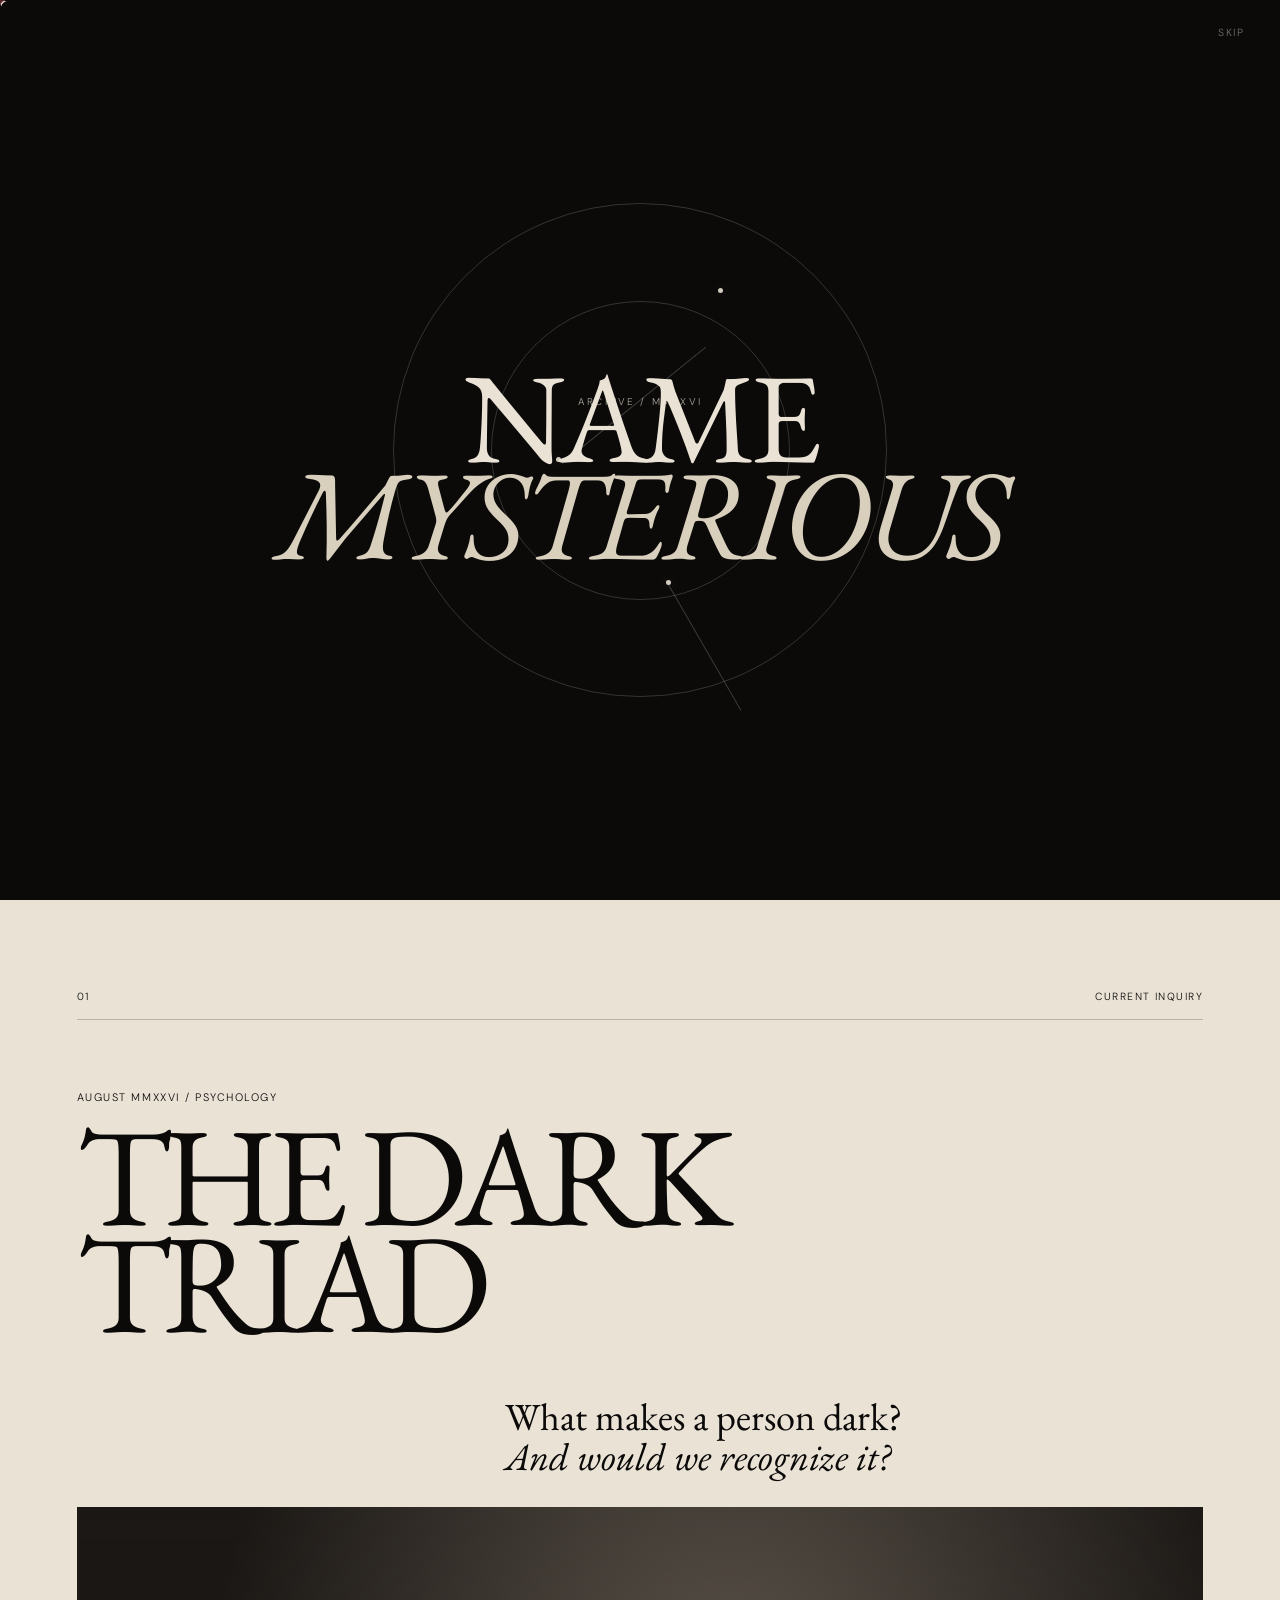
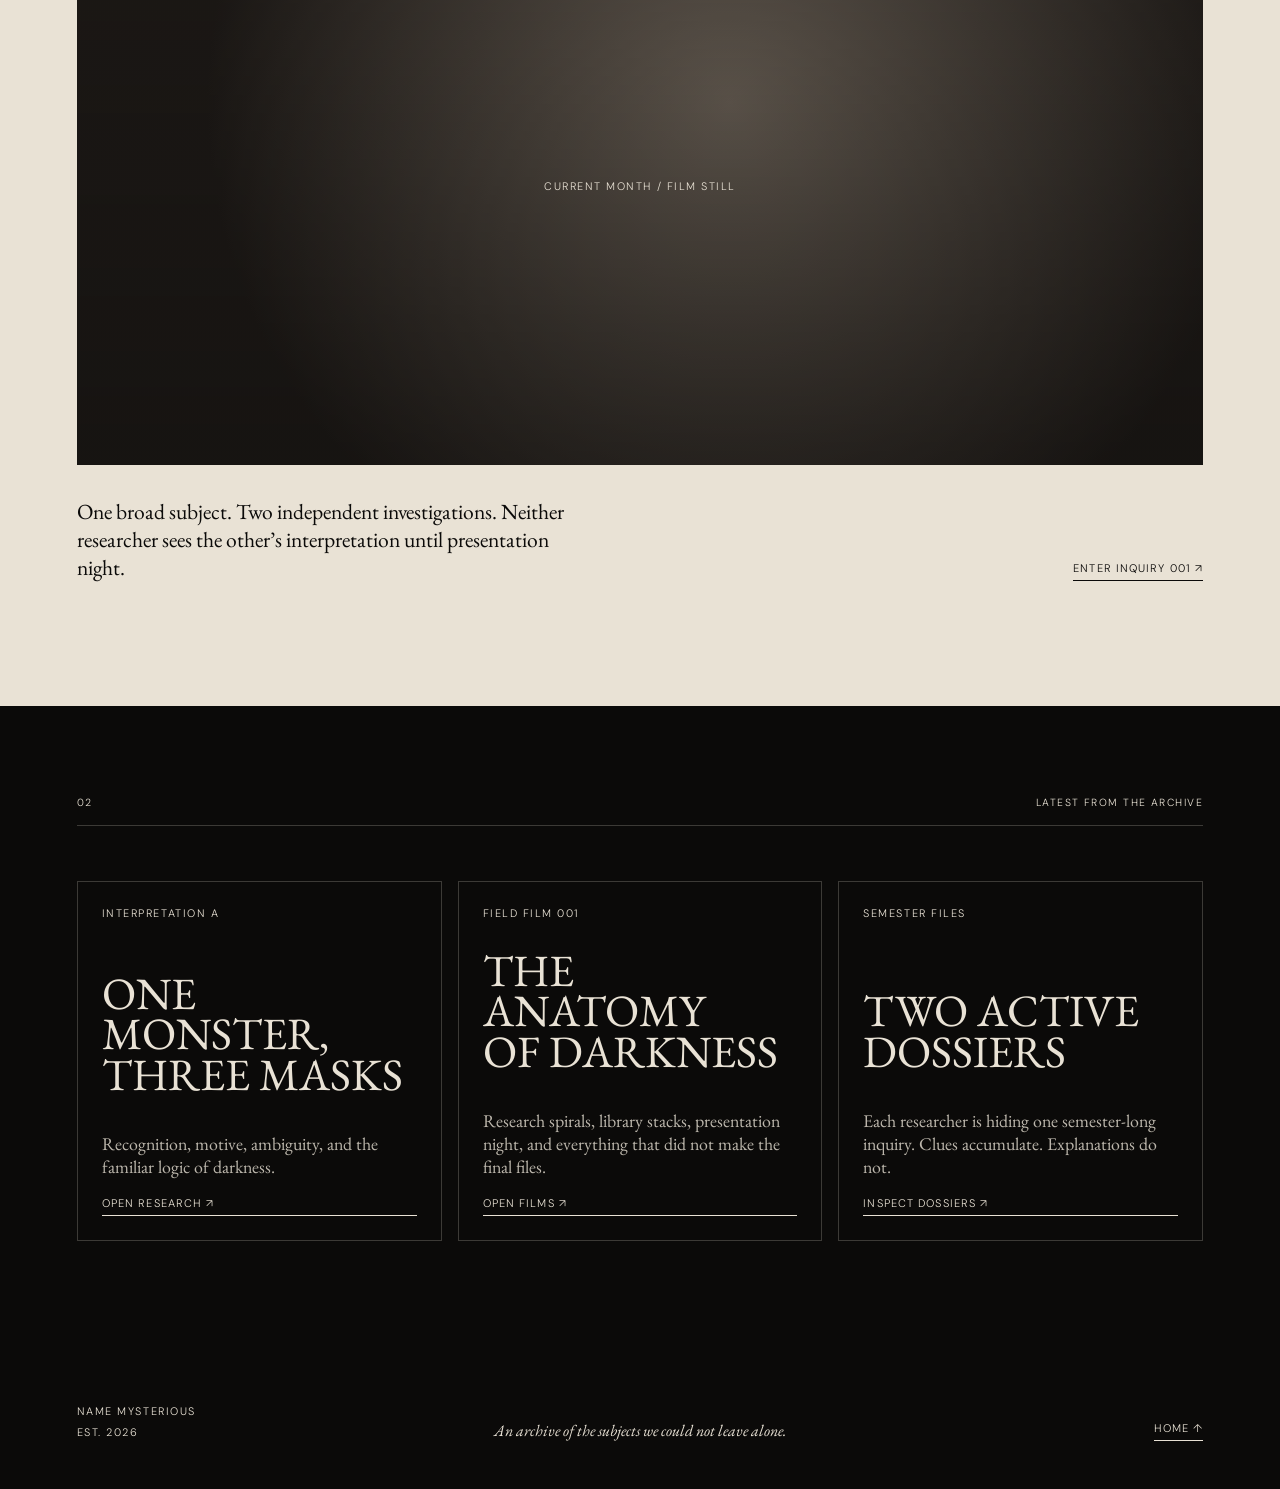
<file: index.html>
<!DOCTYPE html>
<html lang="en">
<head>
<meta charset="UTF-8">
<meta name="viewport" content="width=device-width,initial-scale=1.0">
<meta name="description" content="Parallel Inquiries — a collaborative archive of independent research.">
<title>Parallel Inquiries</title>

<link rel="preconnect" href="https://fonts.googleapis.com">
<link rel="preconnect" href="https://fonts.gstatic.com" crossorigin>
<link href="https://fonts.googleapis.com/css2?family=DM+Sans:wght@300;400;500&family=EB+Garamond:ital,wght@0,400;0,500;1,400&display=swap" rel="stylesheet">

<link rel="stylesheet" href="style.css">
</head>

<body class="intro-active">

<div class="grain" aria-hidden="true"></div>

<!-- =========================================================
     OPENING SEQUENCE
     This appears first, then dissolves into the homepage.
========================================================= -->
<div class="intro-sequence" id="introSequence" aria-label="Opening animation">

  <button class="skip-intro" id="skipIntro" type="button">
    Skip
  </button>

  <div class="intro-sky" aria-hidden="true">
    <span class="intro-star intro-star-1"></span>
    <span class="intro-star intro-star-2"></span>
    <span class="intro-star intro-star-3"></span>

    <span class="intro-ring intro-ring-1"></span>
    <span class="intro-ring intro-ring-2"></span>

    <span class="intro-line intro-line-1"></span>
    <span class="intro-line intro-line-2"></span>
  </div>

  <div class="intro-copy">
    <p class="intro-code">ARCHIVE / MMXXVI</p>

    <p class="intro-sentence">
      Every inquiry begins somewhere.
    </p>

    <div class="intro-title">
      <span>NAME</span>
      <em>MYSTERIOUS</em>
    </div>
  </div>

</div>


<!-- =========================================================
     FIXED NAV
========================================================= -->
<header class="site-header">
  <a class="wordmark" href="index.html">NAME MYSTERIOUS</a>

  <nav class="nav">
    <a href="inquiries/index.html">Inquiries</a>
    <a href="journal/index.html">Journal</a>
    <a href="films/index.html">Films</a>
    <a href="marginalia/index.html">Marginalia</a>
    <a href="dossiers/index.html">Dossiers</a>
    <a href="about.html">About</a>
  </nav>

  <span class="menu-note">EST. MMXXVI</span>
</header>


<main>

<!-- =========================================================
     HERO + INTERACTIVE CONSTELLATION
========================================================= -->
<section class="hero">

  <div class="hero-copy">
    <p class="hero-intro">
      A collaborative archive of independent obsessions.
    </p>

    <h1>
      NAME
      <em>MYSTERIOUS</em>
    </h1>

    <div class="hero-bottom">
      <p>
        Two researchers.<br>
        One subject.<br>
        No agreed interpretation.
      </p>

      <a class="linkline" href="inquiries/august-2026.html">
        Enter current inquiry ↓
      </a>
    </div>
  </div>


  <!-- THE CONSTELLATION -->
  <div class="constellation" id="constellation" aria-label="Semester inquiry constellation">

    <div class="constellation-orbit orbit-a" aria-hidden="true"></div>
    <div class="constellation-orbit orbit-b" aria-hidden="true"></div>
    <div class="constellation-orbit orbit-c" aria-hidden="true"></div>

    <svg class="constellation-lines" viewBox="0 0 600 600" aria-hidden="true">
      <!--
        As new months become active, JavaScript will reveal the
        appropriate connecting paths.
      -->
      <path class="month-path path-aug-sep"
            d="M 410 175 Q 335 235 278 300" />

      <path class="month-path path-sep-oct"
            d="M 278 300 Q 225 375 190 430" />

      <path class="month-path path-oct-nov"
            d="M 190 430 Q 310 470 420 405" />
    </svg>


    <!-- AUGUST: ACTIVE -->
    <a
      class="archive-star completed star-aug"
      href="inquiries/august-2026.html"
      data-month="AUGUST"
      data-number="001"
      data-title="THE DARK TRIAD"
      aria-label="August 2026 — The Dark Triad">

      <span class="star-core"></span>
      <span class="star-label">AUG</span>
    </a>


    <!-- SEPTEMBER: locked for now -->
    <button
      class="archive-star future star-sep"
      type="button"
      data-month="SEPTEMBER"
      data-number="002"
      data-title="NOT YET OPENED"
      aria-label="September inquiry not yet opened">

      <span class="star-core"></span>
      <span class="star-label">SEP</span>
    </button>


    <!-- OCTOBER -->
    <button
      class="archive-star future star-oct"
      type="button"
      data-month="OCTOBER"
      data-number="003"
      data-title="NOT YET OPENED"
      aria-label="October inquiry not yet opened">

      <span class="star-core"></span>
      <span class="star-label">OCT</span>
    </button>


    <!-- NOVEMBER -->
    <button
      class="archive-star future star-nov"
      type="button"
      data-month="NOVEMBER"
      data-number="004"
      data-title="NOT YET OPENED"
      aria-label="November inquiry not yet opened">

      <span class="star-core"></span>
      <span class="star-label">NOV</span>
    </button>


    <!-- SECRET DOSSIERS -->
    <a
      class="dossier-body dossier-a"
      href="dossiers/valeria.html"
      data-month="DOSSIER A"
      data-number="CLASSIFIED"
      data-title="SEMESTER FILE"
      aria-label="Open Dossier A">

      <span>α</span>
    </a>

    <a
      class="dossier-body dossier-b"
      href="dossiers/researcher-two.html"
      data-month="DOSSIER B"
      data-number="CLASSIFIED"
      data-title="SEMESTER FILE"
      aria-label="Open Dossier B">

      <span>β</span>
    </a>


    <!-- hover information -->
    <div class="constellation-info" id="constellationInfo">
      <span class="constellation-index">001 / AUGUST MMXXVI</span>
      <strong>THE DARK TRIAD</strong>
      <small>Click to enter inquiry</small>
    </div>


    <div class="chart-label chart-label-top">
      VOLUME I / FALL MMXXVI
    </div>

    <div class="chart-label chart-label-bottom">
      CELESTIAL INDEX OF INQUIRY
    </div>

  </div>

</section>


<!-- =========================================================
     CURRENT MONTH
========================================================= -->
<section class="current">

  <div class="section-rule">
    <span>01</span>
    <span>Current Inquiry</span>
  </div>

  <p class="eyebrow" style="margin-top:70px">
    AUGUST MMXXVI / PSYCHOLOGY
  </p>

  <h2>
    THE DARK<br>
    TRIAD
  </h2>

  <div class="current-question">
    <div>What makes a person dark?</div>
    <div><em>And would we recognize it?</em></div>
  </div>

  <div class="media-placeholder">
    CURRENT MONTH / FILM STILL
  </div>

  <div class="current-meta">

    <p>
      One broad subject. Two independent investigations.
      Neither researcher sees the other’s interpretation
      until presentation night.
    </p>

    <a class="linkline" href="inquiries/august-2026.html">
      Enter Inquiry 001 ↗
    </a>

  </div>

</section>


<!-- =========================================================
     LATEST FROM ARCHIVE
========================================================= -->
<section class="home-strip">

  <div class="section-rule">
    <span>02</span>
    <span>Latest from the archive</span>
  </div>

  <div class="card-grid">

    <a class="editorial-card" href="inquiries/august-2026.html">

      <span class="meta">
        INTERPRETATION A
      </span>

      <h3>
        ONE MONSTER,<br>
        THREE MASKS
      </h3>

      <p>
        Recognition, motive, ambiguity, and the familiar
        logic of darkness.
      </p>

      <span class="linkline">
        Open research ↗
      </span>

    </a>


    <a class="editorial-card" href="films/index.html">

      <span class="meta">
        FIELD FILM 001
      </span>

      <h3>
        THE ANATOMY<br>
        OF DARKNESS
      </h3>

      <p>
        Research spirals, library stacks, presentation night,
        and everything that did not make the final files.
      </p>

      <span class="linkline">
        Open films ↗
      </span>

    </a>


    <a class="editorial-card" href="dossiers/index.html">

      <span class="meta">
        SEMESTER FILES
      </span>

      <h3>
        TWO ACTIVE<br>
        DOSSIERS
      </h3>

      <p>
        Each researcher is hiding one semester-long inquiry.
        Clues accumulate. Explanations do not.
      </p>

      <span class="linkline">
        Inspect dossiers ↗
      </span>

    </a>

  </div>

</section>

</main>


<footer class="footer">

  <div>
    <span class="meta">NAME MYSTERIOUS</span><br>
    <span class="meta">EST. 2026</span>
  </div>

  <p>
    An archive of the subjects we could not leave alone.
  </p>

  <a class="linkline" href="index.html">
    Home ↑
  </a>

</footer>


<script src="script.js"></script>

</body>
</html>
</file>
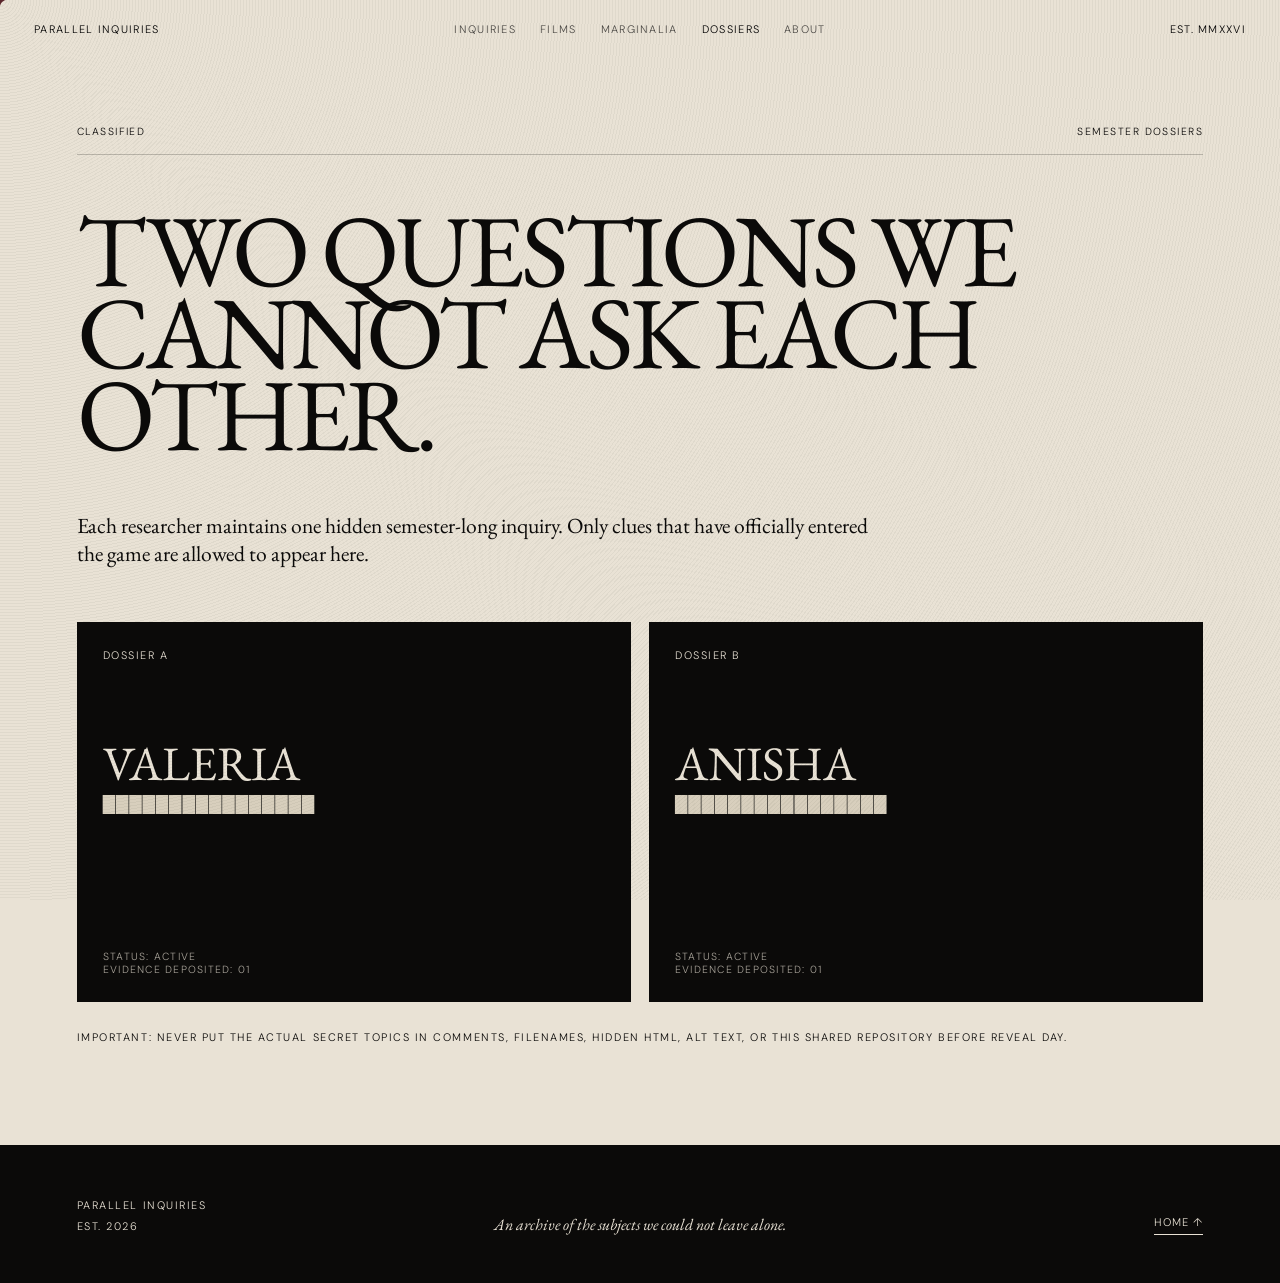
<file: dossiers/index.html>
<!DOCTYPE html>
<html lang="en">
<head>
<meta charset="UTF-8">
<meta name="viewport" content="width=device-width,initial-scale=1.0">
<meta name="description" content="Parallel Inquiries — a collaborative archive of independent research.">
<title>Dossiers — Parallel Inquiries</title>

<link rel="preconnect" href="https://fonts.googleapis.com">
<link rel="preconnect" href="https://fonts.gstatic.com" crossorigin>
<link href="https://fonts.googleapis.com/css2?family=DM+Sans:wght@300;400;500&family=EB+Garamond:ital,wght@0,400;0,500;1,400&display=swap" rel="stylesheet">

<link rel="stylesheet" href="../style.css">
</head>
<body>
<div class="grain" aria-hidden="true"></div>

<header class="site-header">
  <a class="wordmark" href="../index.html">PARALLEL INQUIRIES</a>
  <nav class="nav"><a class="" href="../inquiries/index.html">Inquiries</a><a class="" href="../films/index.html">Films</a><a class="" href="../marginalia/index.html">Marginalia</a><a class="active" href="../dossiers/index.html">Dossiers</a><a class="" href="../about.html">About</a></nav>
  <span class="menu-note">EST. MMXXVI</span>
</header>

<main class="page">
  <div class="section-rule"><span>CLASSIFIED</span><span>Semester Dossiers</span></div>
  <h1 class="big-heading">TWO QUESTIONS WE<br>CANNOT ASK EACH OTHER.</h1>
  <p class="lead" style="max-width:800px">Each researcher maintains one hidden semester-long inquiry. Only clues that have officially entered the game are allowed to appear here.</p>

  <div class="dossier-grid">
    <a class="dossier-card" href="valeria.html">
      <span class="meta">DOSSIER A</span>
      <span class="name">VALERIA</span>
      <span class="redacted">████████████████</span>
      <div class="bottom">STATUS: ACTIVE<br>EVIDENCE DEPOSITED: 01</div>
    </a>

    <a class="dossier-card" href="anisha.html">
      <span class="meta">DOSSIER B</span>
      <span class="name">ANISHA</span>
      <span class="redacted">████████████████</span>
      <div class="bottom">STATUS: ACTIVE<br>EVIDENCE DEPOSITED: 01</div>
    </a>
  </div>
  <p class="meta" style="margin-top:28px">IMPORTANT: never put the actual secret topics in comments, filenames, hidden HTML, alt text, or this shared repository before reveal day.</p>
</main>

<footer class="footer">
  <div><span class="meta">PARALLEL INQUIRIES</span><br><span class="meta">EST. 2026</span></div>
  <p>An archive of the subjects we could not leave alone.</p>
  <a class="linkline" href="../index.html">Home ↑</a>
</footer>
<script src="../script.js"></script>
</body></html>
</file>
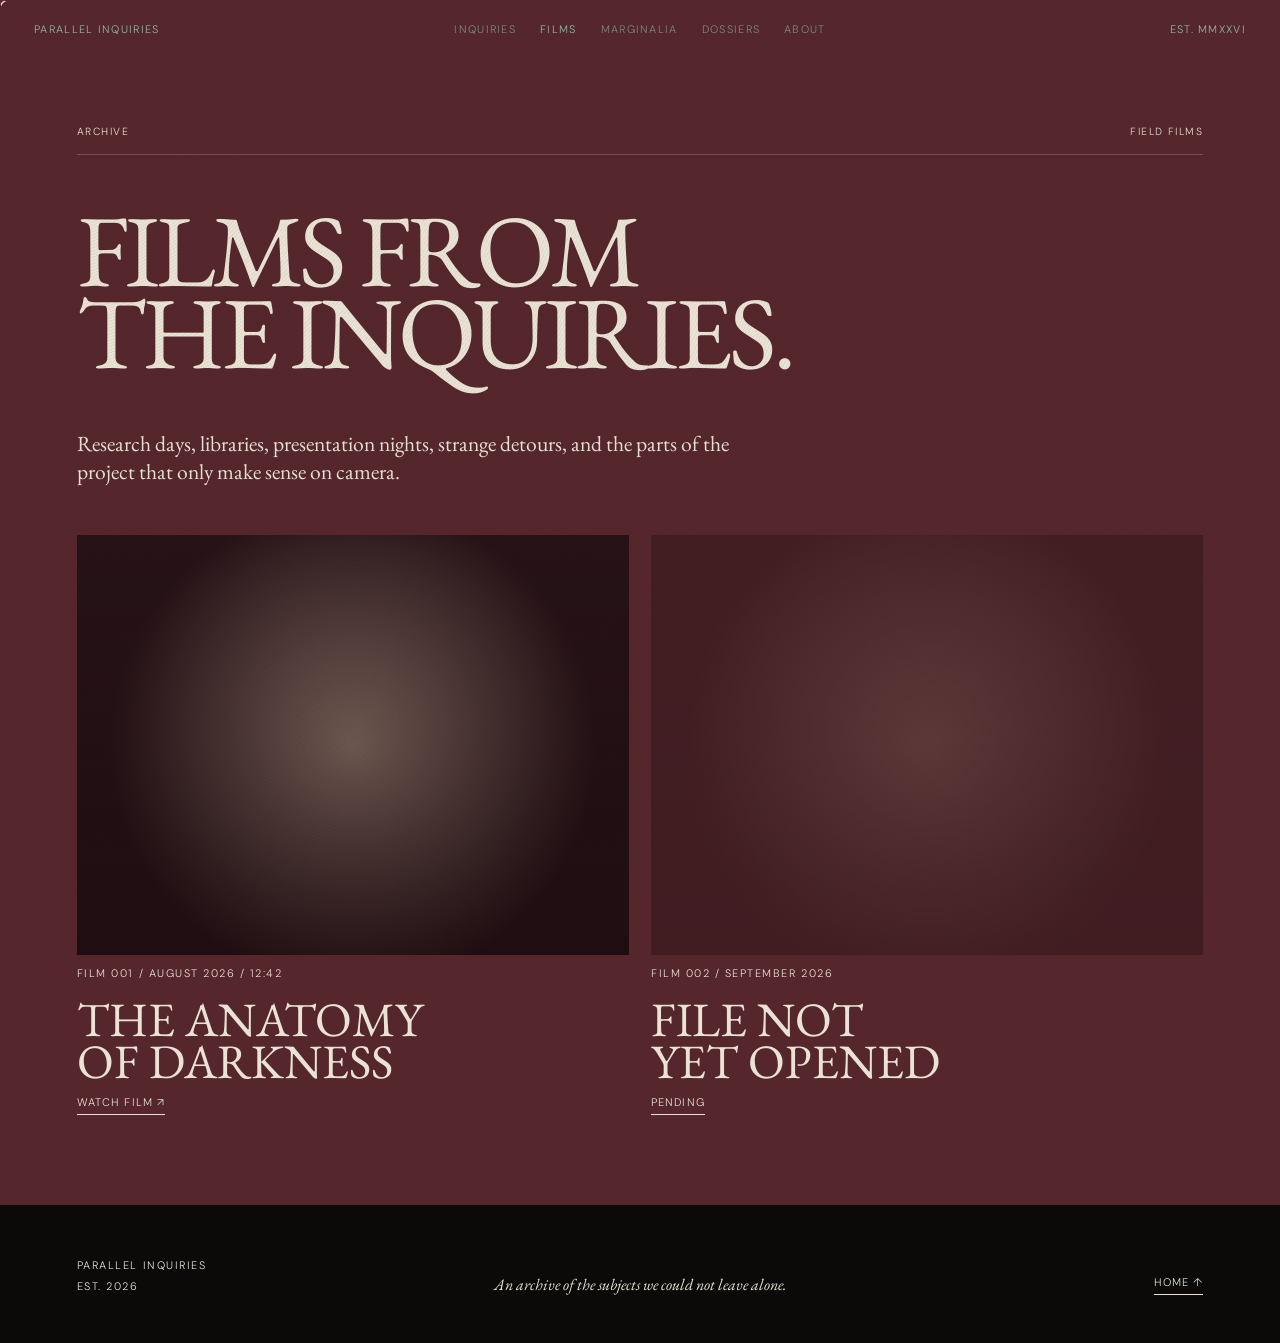
<file: films/index.html>
<!DOCTYPE html>
<html lang="en">
<head>
<meta charset="UTF-8">
<meta name="viewport" content="width=device-width,initial-scale=1.0">
<meta name="description" content="Parallel Inquiries — a collaborative archive of independent research.">
<title>Films — Parallel Inquiries</title>

<link rel="preconnect" href="https://fonts.googleapis.com">
<link rel="preconnect" href="https://fonts.gstatic.com" crossorigin>
<link href="https://fonts.googleapis.com/css2?family=DM+Sans:wght@300;400;500&family=EB+Garamond:ital,wght@0,400;0,500;1,400&display=swap" rel="stylesheet">

<link rel="stylesheet" href="../style.css">
</head>
<body>
<div class="grain" aria-hidden="true"></div>

<header class="site-header">
  <a class="wordmark" href="../index.html">PARALLEL INQUIRIES</a>
  <nav class="nav"><a class="" href="../inquiries/index.html">Inquiries</a><a class="active" href="../films/index.html">Films</a><a class="" href="../marginalia/index.html">Marginalia</a><a class="" href="../dossiers/index.html">Dossiers</a><a class="" href="../about.html">About</a></nav>
  <span class="menu-note">EST. MMXXVI</span>
</header>

<main class="page oxblood">
  <div class="section-rule"><span>ARCHIVE</span><span>Field Films</span></div>
  <h1 class="big-heading">FILMS FROM<br>THE INQUIRIES.</h1>
  <p class="lead" style="max-width:700px">Research days, libraries, presentation nights, strange detours, and the parts of the project that only make sense on camera.</p>

  <div class="film-grid">
    <article class="film-card">
      <a href="august-film.html"><div class="still"></div></a>
      <p class="meta">FILM 001 / AUGUST 2026 / 12:42</p>
      <h3>THE ANATOMY<br>OF DARKNESS</h3>
      <a class="linkline" href="august-film.html">Watch film ↗</a>
    </article>

    <article class="film-card">
      <div class="still" style="opacity:.38"></div>
      <p class="meta">FILM 002 / SEPTEMBER 2026</p>
      <h3>FILE NOT<br>YET OPENED</h3>
      <span class="linkline">Pending</span>
    </article>
  </div>
</main>

<footer class="footer">
  <div><span class="meta">PARALLEL INQUIRIES</span><br><span class="meta">EST. 2026</span></div>
  <p>An archive of the subjects we could not leave alone.</p>
  <a class="linkline" href="../index.html">Home ↑</a>
</footer>
<script src="../script.js"></script>
</body></html>
</file>
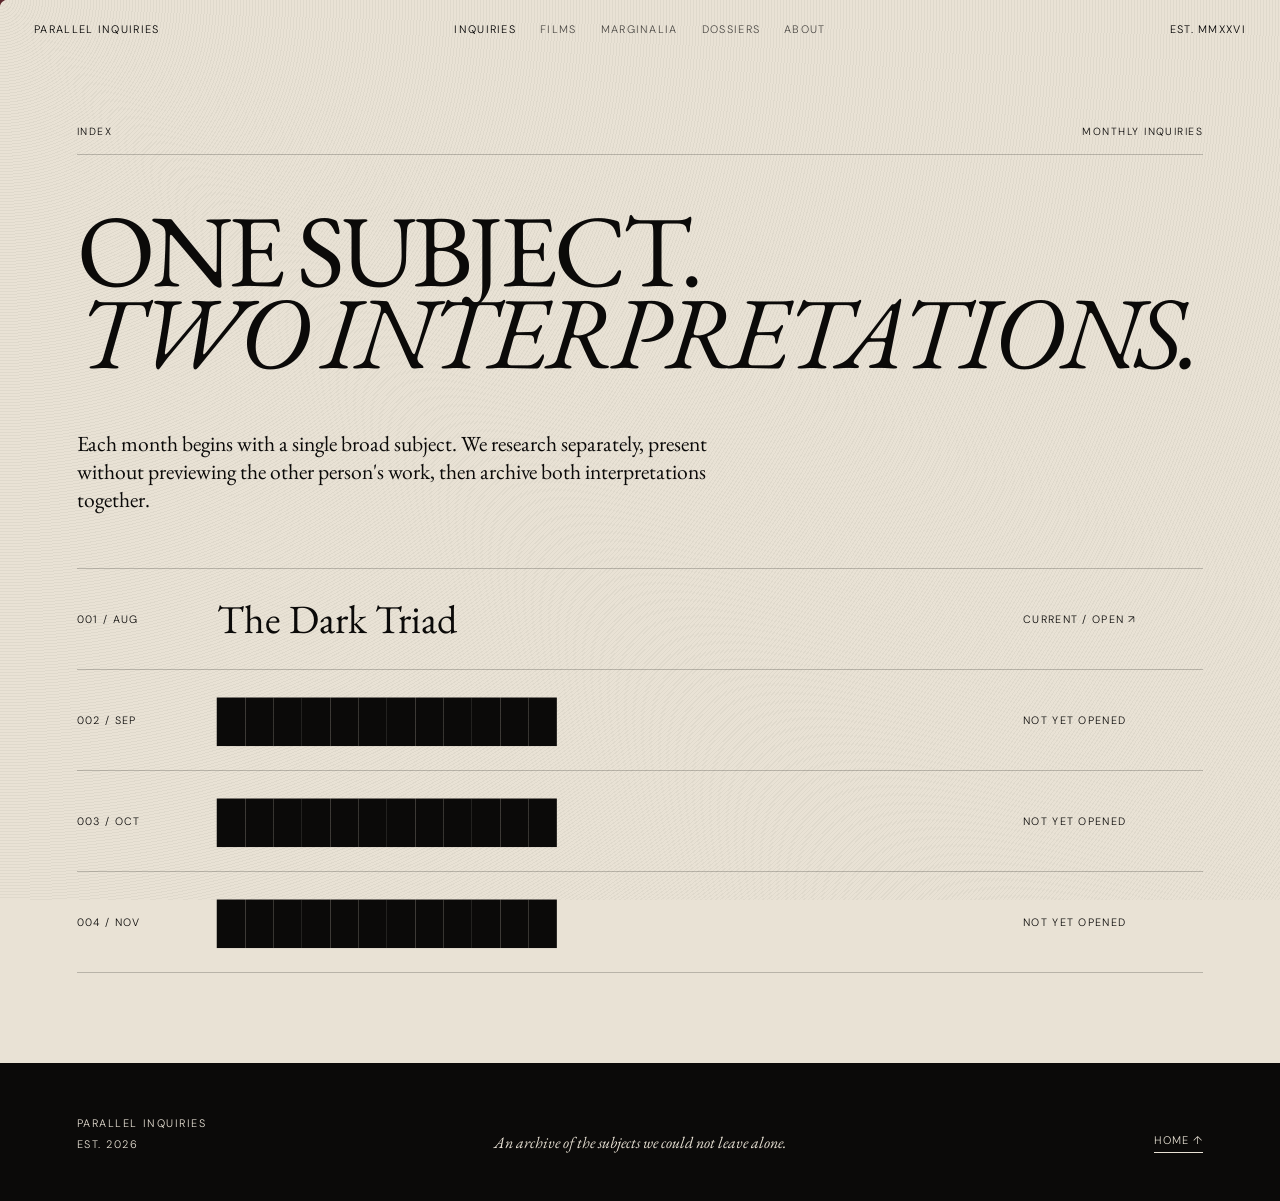
<file: inquiries/index.html>
<!DOCTYPE html>
<html lang="en">
<head>
<meta charset="UTF-8">
<meta name="viewport" content="width=device-width,initial-scale=1.0">
<meta name="description" content="Parallel Inquiries — a collaborative archive of independent research.">
<title>Inquiries — Parallel Inquiries</title>

<link rel="preconnect" href="https://fonts.googleapis.com">
<link rel="preconnect" href="https://fonts.gstatic.com" crossorigin>
<link href="https://fonts.googleapis.com/css2?family=DM+Sans:wght@300;400;500&family=EB+Garamond:ital,wght@0,400;0,500;1,400&display=swap" rel="stylesheet">

<link rel="stylesheet" href="../style.css">
</head>
<body>
<div class="grain" aria-hidden="true"></div>

<header class="site-header">
  <a class="wordmark" href="../index.html">PARALLEL INQUIRIES</a>
  <nav class="nav"><a class="active" href="../inquiries/index.html">Inquiries</a><a class="" href="../films/index.html">Films</a><a class="" href="../marginalia/index.html">Marginalia</a><a class="" href="../dossiers/index.html">Dossiers</a><a class="" href="../about.html">About</a></nav>
  <span class="menu-note">EST. MMXXVI</span>
</header>

<main class="page">
  <div class="section-rule"><span>INDEX</span><span>Monthly Inquiries</span></div>
  <h1 class="big-heading">ONE SUBJECT.<br><em>TWO INTERPRETATIONS.</em></h1>
  <p class="lead" style="max-width:700px">
    Each month begins with a single broad subject. We research separately, present without previewing the other person's work, then archive both interpretations together.
  </p>

  <div class="archive-list">
    <a class="archive-row" href="august-2026.html">
      <span>001 / AUG</span>
      <h3>The Dark Triad</h3>
      <span class="right">Current / Open ↗</span>
    </a>
    <div class="archive-row">
      <span>002 / SEP</span>
      <h3>████████████</h3>
      <span class="right">Not yet opened</span>
    </div>
    <div class="archive-row">
      <span>003 / OCT</span>
      <h3>████████████</h3>
      <span class="right">Not yet opened</span>
    </div>
    <div class="archive-row">
      <span>004 / NOV</span>
      <h3>████████████</h3>
      <span class="right">Not yet opened</span>
    </div>
  </div>
</main>

<footer class="footer">
  <div><span class="meta">PARALLEL INQUIRIES</span><br><span class="meta">EST. 2026</span></div>
  <p>An archive of the subjects we could not leave alone.</p>
  <a class="linkline" href="../index.html">Home ↑</a>
</footer>
<script src="../script.js"></script>
</body></html>
</file>
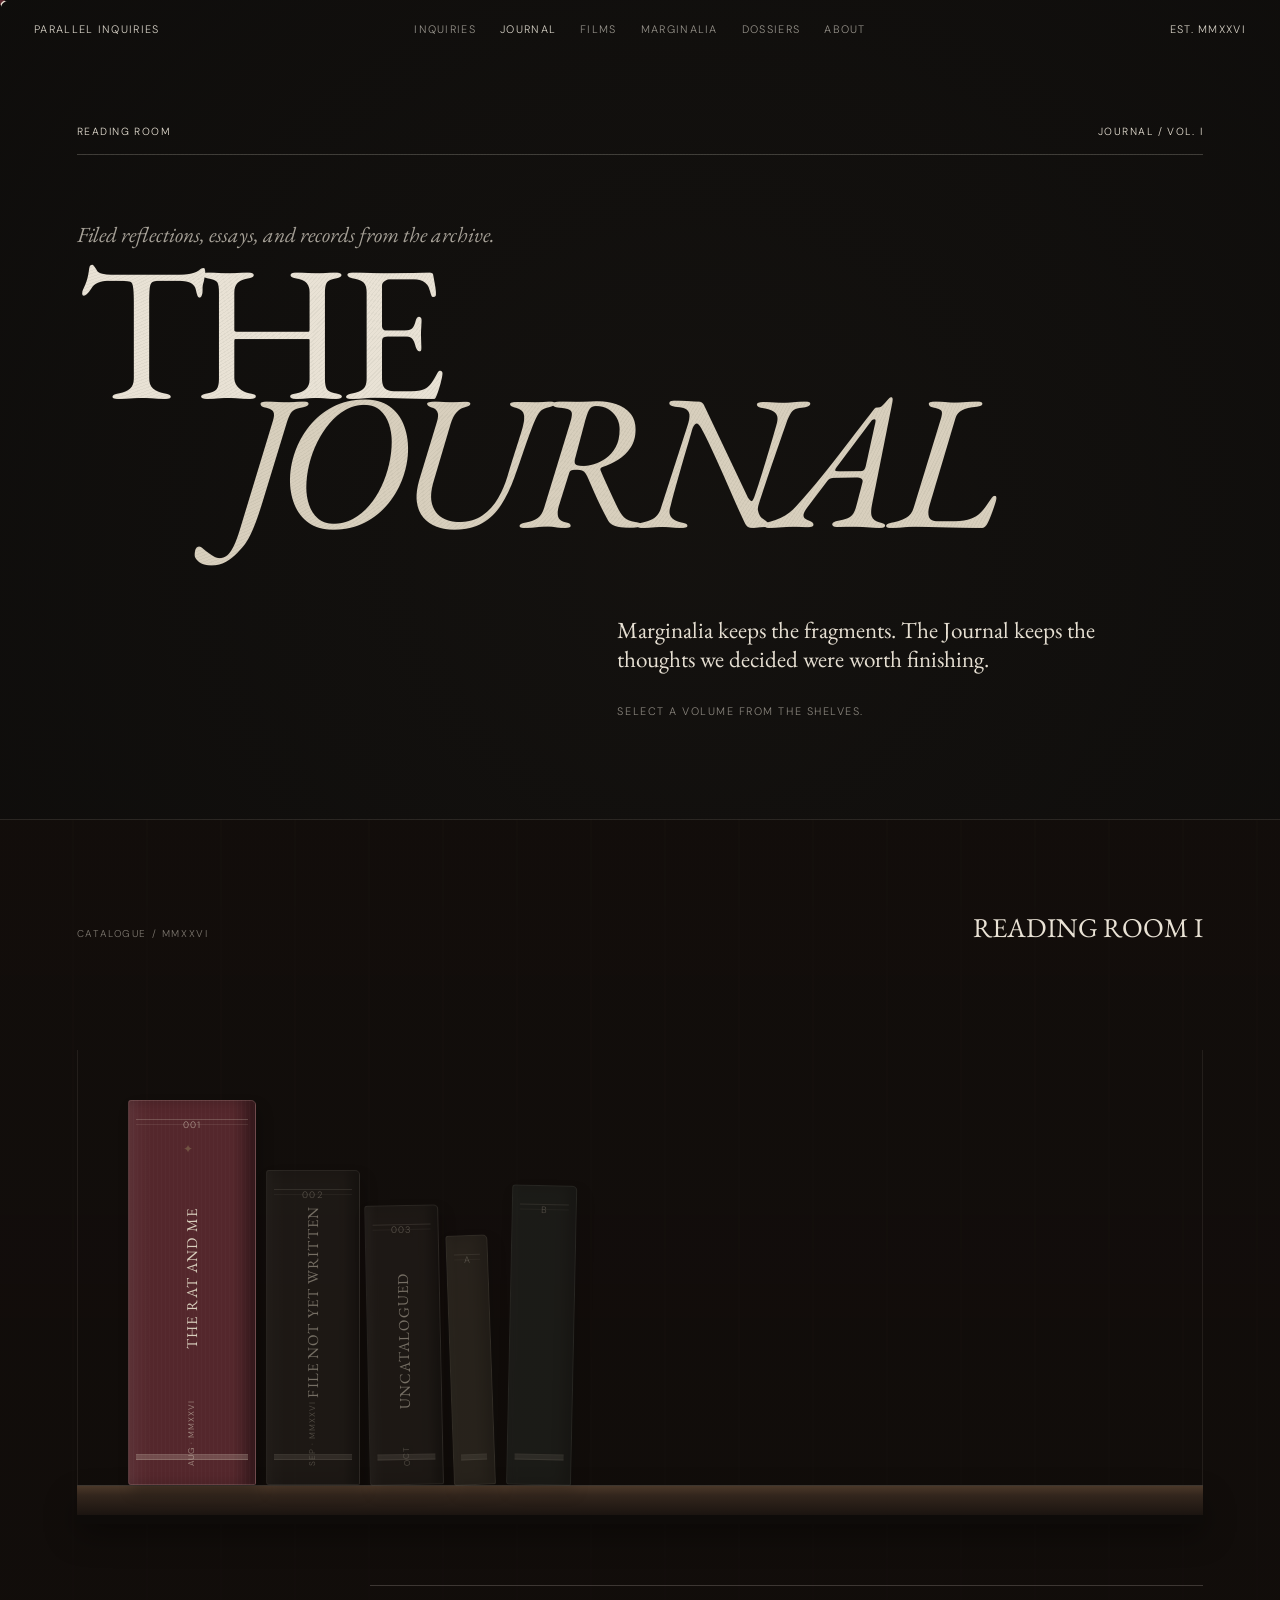
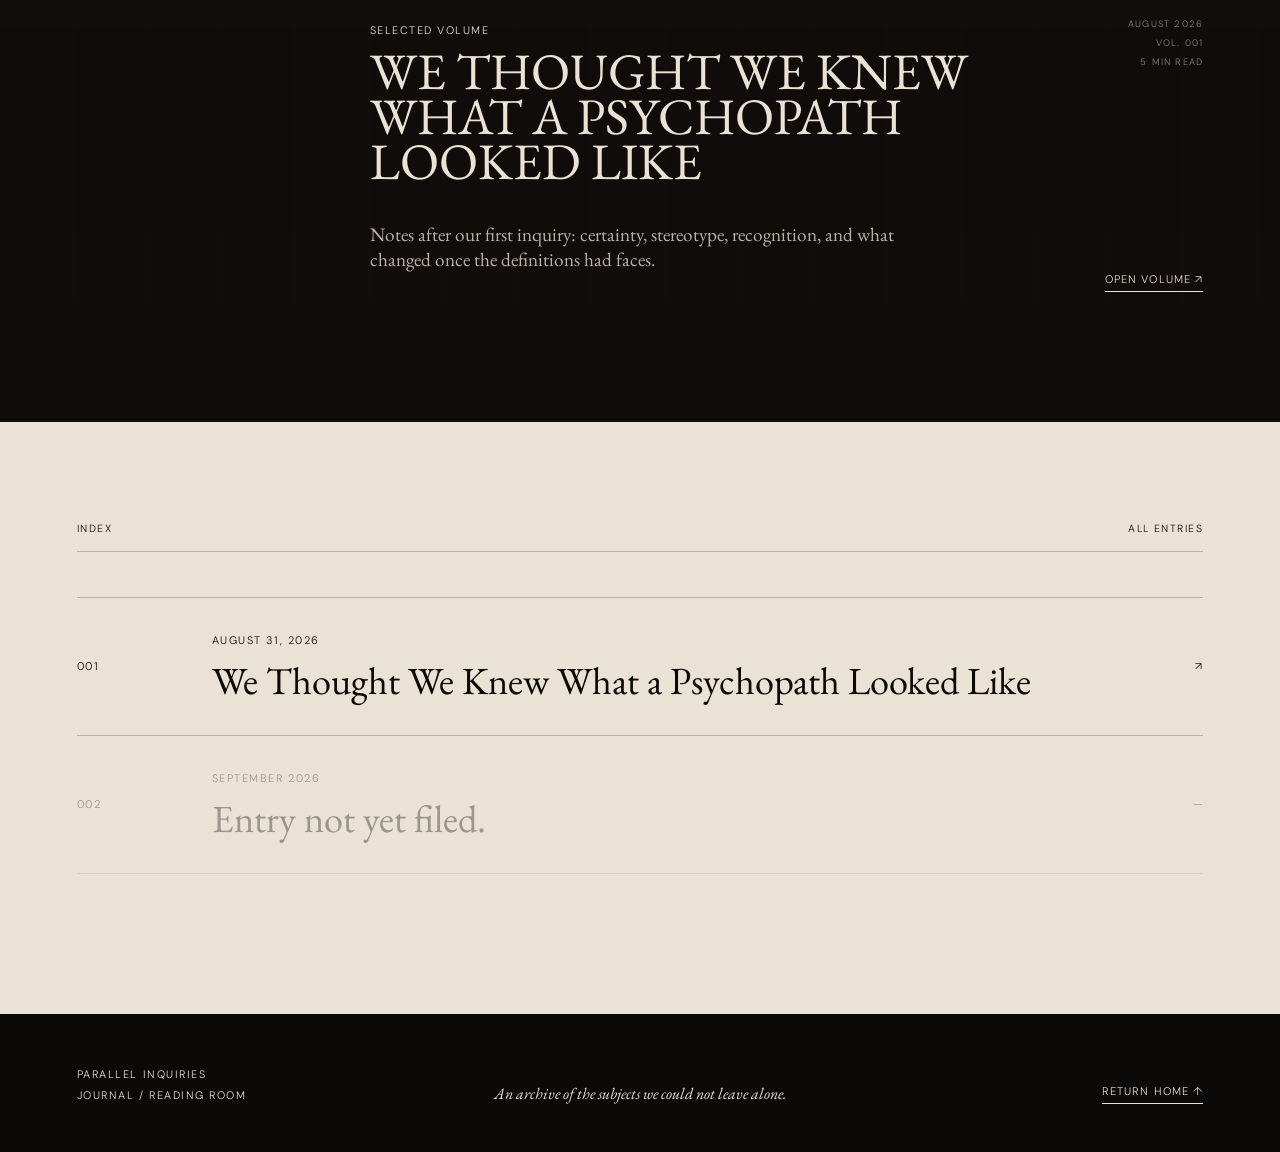
<file: journal/index.html>
<!DOCTYPE html>
<html lang="en">
<head>
<meta charset="UTF-8">
<meta name="viewport" content="width=device-width,initial-scale=1.0">
<meta name="description" content="Journal — Parallel Inquiries">
<title>Journal — Parallel Inquiries</title>

<link rel="preconnect" href="https://fonts.googleapis.com">
<link rel="preconnect" href="https://fonts.gstatic.com" crossorigin>
<link href="https://fonts.googleapis.com/css2?family=DM+Sans:wght@300;400;500&family=EB+Garamond:ital,wght@0,400;0,500;1,400&display=swap" rel="stylesheet">

<link rel="stylesheet" href="../style.css">
</head>

<body>
<div class="grain" aria-hidden="true"></div>

<header class="site-header">
  <a class="wordmark" href="../index.html">PARALLEL INQUIRIES</a>

  <nav class="nav">
    <a href="../inquiries/index.html">Inquiries</a>
    <a class="active" href="index.html">Journal</a>
    <a href="../films/index.html">Films</a>
    <a href="../marginalia/index.html">Marginalia</a>
    <a href="../dossiers/index.html">Dossiers</a>
    <a href="../about.html">About</a>
  </nav>

  <span class="menu-note">EST. MMXXVI</span>
</header>


<main class="journal-library">

  <section class="journal-library-intro">

    <div class="section-rule journal-rule">
      <span>READING ROOM</span>
      <span>JOURNAL / VOL. I</span>
    </div>

    <p class="journal-kicker">Filed reflections, essays, and records from the archive.</p>

    <h1 class="journal-library-title">
      THE<br>
      <em>JOURNAL</em>
    </h1>

    <div class="journal-intro-copy">
      <p>
        Marginalia keeps the fragments. The Journal keeps the thoughts
        we decided were worth finishing.
      </p>

      <p class="journal-instruction">
        Select a volume from the shelves.
      </p>
    </div>

  </section>


  <section class="library-room" aria-label="Journal shelves">

    <div class="library-plaque">
      <span>CATALOGUE / MMXXVI</span>
      <strong>READING ROOM I</strong>
    </div>


    <div class="bookshelf">

      <!-- BOOK 001 -->
      <a class="journal-book featured-book"
         href="entry-001.html"
         aria-label="Open Volume 001: The Rat and Me">

        <span class="book-number">001</span>

        <span class="book-spine-title">
          THE RAT AND ME 
        </span>

        <span class="book-date">AUG · MMXXVI</span>

      </a>


      <!-- FUTURE BOOK -->
      <div class="journal-book future-book" aria-hidden="true">

        <span class="book-number">002</span>

        <span class="book-spine-title">
          FILE NOT YET WRITTEN
        </span>

        <span class="book-date">SEP · MMXXVI</span>

      </div>


      <!-- FUTURE BOOK -->
      <div class="journal-book future-book slim" aria-hidden="true">

        <span class="book-number">003</span>

        <span class="book-spine-title">
          UNCATALOGUED
        </span>

        <span class="book-date">OCT</span>

      </div>


      <!-- decorative volumes -->
      <div class="journal-book decorative-book thin" aria-hidden="true">
        <span class="book-number">A</span>
      </div>

      <div class="journal-book decorative-book medium" aria-hidden="true">
        <span class="book-number">B</span>
      </div>

    </div>


    <div class="shelf-line"></div>


    <div class="journal-preview" id="journalPreview">

      <div>
        <span class="meta">SELECTED VOLUME</span>
        <h2>WE THOUGHT WE KNEW<br>WHAT A PSYCHOPATH LOOKED LIKE</h2>
      </div>

      <div class="journal-preview-meta">
        <span>AUGUST 2026</span>
        <span>VOL. 001</span>
        <span>5 MIN READ</span>
      </div>

      <p>
        Notes after our first inquiry: certainty, stereotype,
        recognition, and what changed once the definitions had faces.
      </p>

      <a class="linkline book-open-link" href="entry-001.html">
        Open volume ↗
      </a>

    </div>

  </section>


  <section class="journal-catalogue">

    <div class="section-rule">
      <span>INDEX</span>
      <span>ALL ENTRIES</span>
    </div>


    <a class="journal-catalogue-row"
       href="entry-001.html">

      <span class="catalogue-number">001</span>

      <div>
        <span class="meta">AUGUST 31, 2026</span>
        <h3>
          We Thought We Knew What a Psychopath Looked Like
        </h3>
      </div>

      <span class="catalogue-arrow">↗</span>

    </a>


    <div class="journal-catalogue-row unavailable">

      <span class="catalogue-number">002</span>

      <div>
        <span class="meta">SEPTEMBER 2026</span>
        <h3>Entry not yet filed.</h3>
      </div>

      <span class="catalogue-arrow">—</span>

    </div>

  </section>

</main>


<footer class="footer">

  <div>
    <span class="meta">PARALLEL INQUIRIES</span><br>
    <span class="meta">JOURNAL / READING ROOM</span>
  </div>

  <p>An archive of the subjects we could not leave alone.</p>

  <a class="linkline" href="../index.html">
    Return home ↑
  </a>

</footer>

<script src="../script.js"></script>
</body>
</html>
</file>
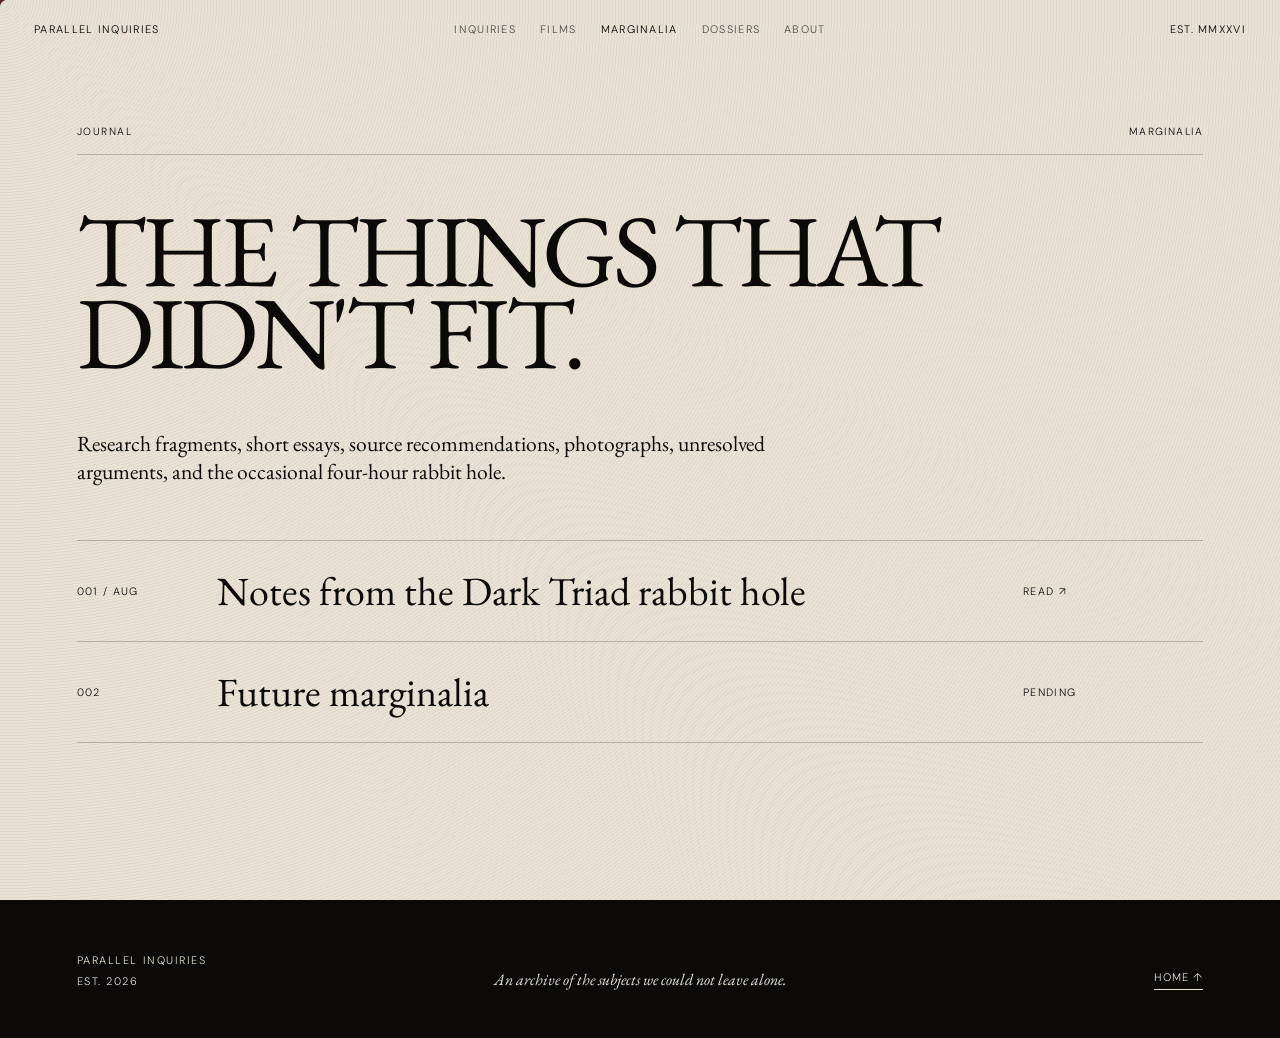
<file: marginalia/index.html>
<!DOCTYPE html>
<html lang="en">
<head>
<meta charset="UTF-8">
<meta name="viewport" content="width=device-width,initial-scale=1.0">
<meta name="description" content="Parallel Inquiries — a collaborative archive of independent research.">
<title>Marginalia — Parallel Inquiries</title>

<link rel="preconnect" href="https://fonts.googleapis.com">
<link rel="preconnect" href="https://fonts.gstatic.com" crossorigin>
<link href="https://fonts.googleapis.com/css2?family=DM+Sans:wght@300;400;500&family=EB+Garamond:ital,wght@0,400;0,500;1,400&display=swap" rel="stylesheet">

<link rel="stylesheet" href="../style.css">
</head>
<body>
<div class="grain" aria-hidden="true"></div>

<header class="site-header">
  <a class="wordmark" href="../index.html">PARALLEL INQUIRIES</a>
  <nav class="nav"><a class="" href="../inquiries/index.html">Inquiries</a><a class="" href="../films/index.html">Films</a><a class="active" href="../marginalia/index.html">Marginalia</a><a class="" href="../dossiers/index.html">Dossiers</a><a class="" href="../about.html">About</a></nav>
  <span class="menu-note">EST. MMXXVI</span>
</header>

<main class="page">
  <div class="section-rule"><span>JOURNAL</span><span>Marginalia</span></div>
  <h1 class="big-heading">THE THINGS THAT<br>DIDN'T FIT.</h1>
  <p class="lead" style="max-width:760px">Research fragments, short essays, source recommendations, photographs, unresolved arguments, and the occasional four-hour rabbit hole.</p>

  <div class="archive-list">
    <a class="archive-row" href="august-notes.html">
      <span>001 / AUG</span>
      <h3>Notes from the Dark Triad rabbit hole</h3>
      <span class="right">Read ↗</span>
    </a>
    <div class="archive-row">
      <span>002</span>
      <h3>Future marginalia</h3>
      <span class="right">Pending</span>
    </div>
  </div>
</main>

<footer class="footer">
  <div><span class="meta">PARALLEL INQUIRIES</span><br><span class="meta">EST. 2026</span></div>
  <p>An archive of the subjects we could not leave alone.</p>
  <a class="linkline" href="../index.html">Home ↑</a>
</footer>
<script src="../script.js"></script>
</body></html>
</file>
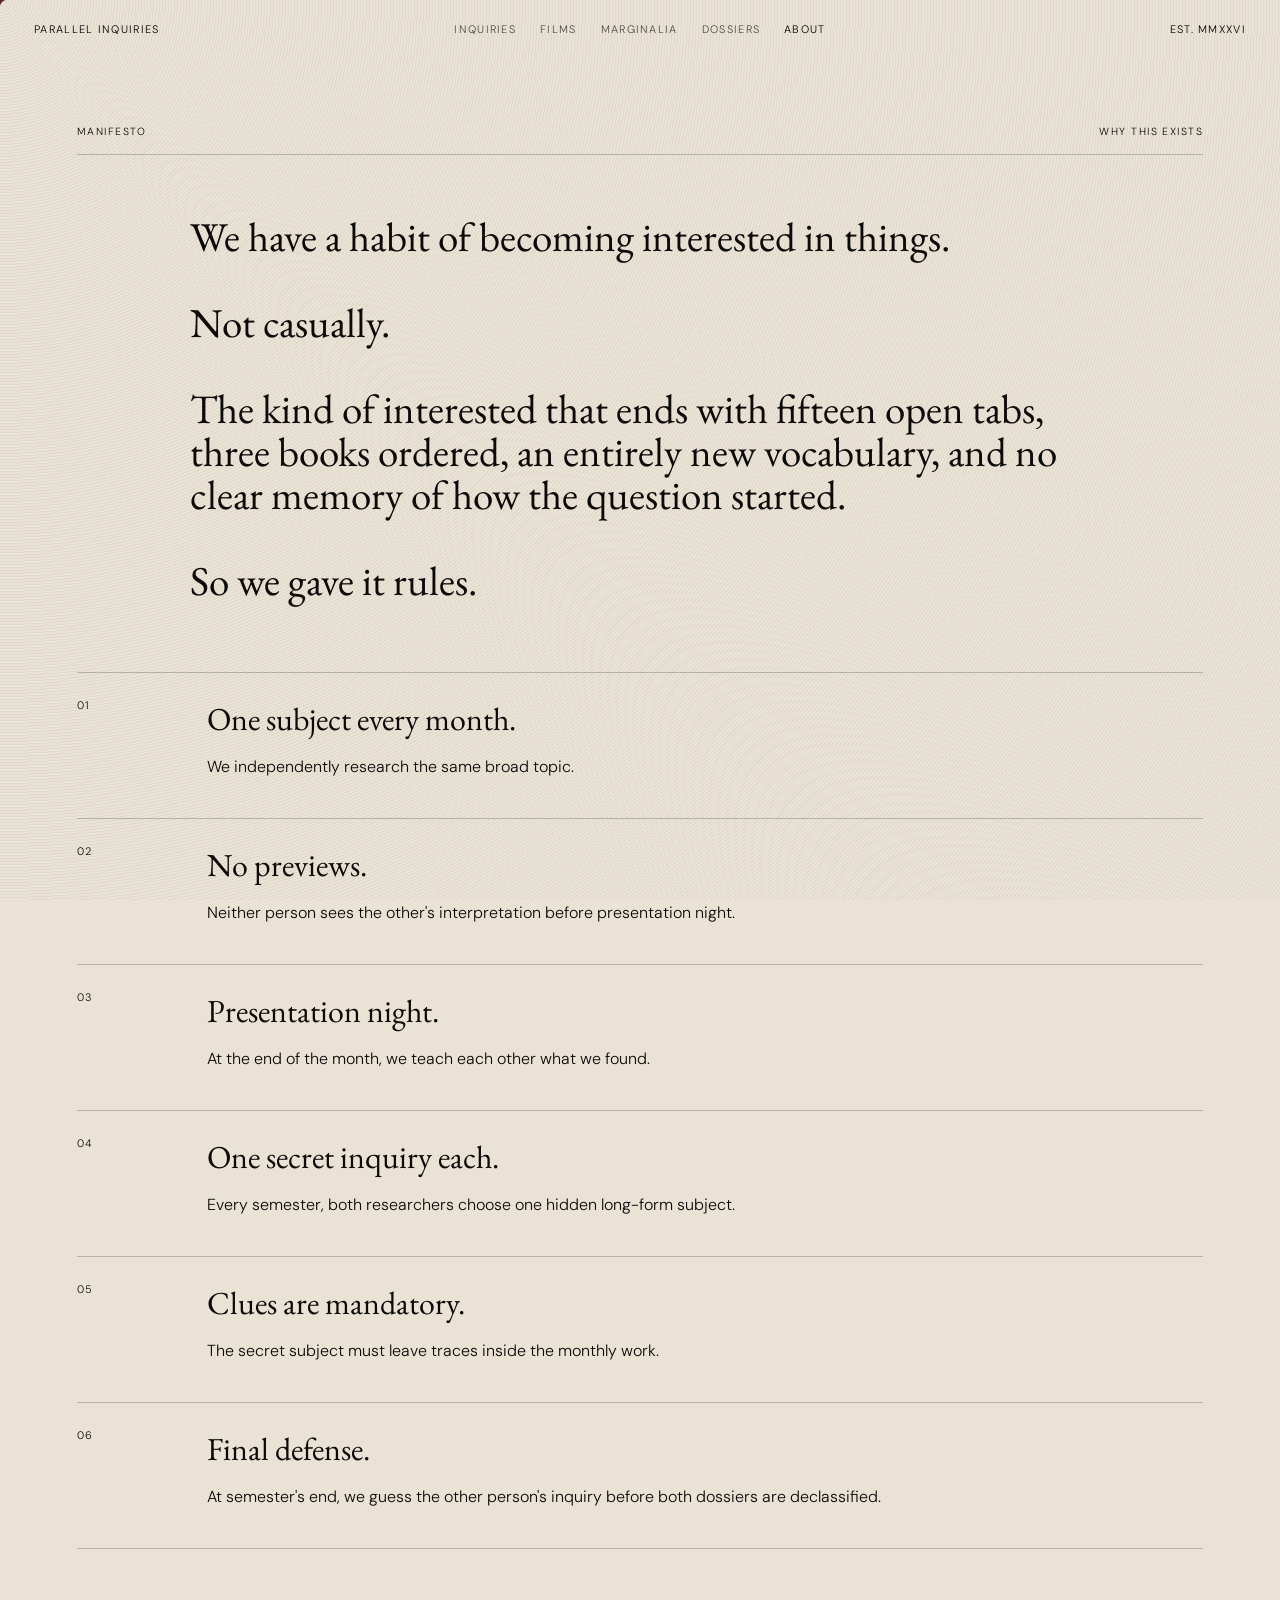
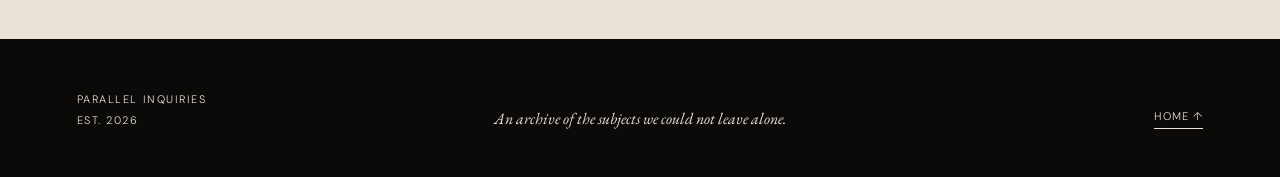
<file: about.html>
<!DOCTYPE html>
<html lang="en">
<head>
<meta charset="UTF-8">
<meta name="viewport" content="width=device-width,initial-scale=1.0">
<meta name="description" content="Parallel Inquiries — a collaborative archive of independent research.">
<title>About — Parallel Inquiries</title>

<link rel="preconnect" href="https://fonts.googleapis.com">
<link rel="preconnect" href="https://fonts.gstatic.com" crossorigin>
<link href="https://fonts.googleapis.com/css2?family=DM+Sans:wght@300;400;500&family=EB+Garamond:ital,wght@0,400;0,500;1,400&display=swap" rel="stylesheet">

<link rel="stylesheet" href="style.css">
</head>
<body>
<div class="grain" aria-hidden="true"></div>

<header class="site-header">
  <a class="wordmark" href="index.html">PARALLEL INQUIRIES</a>
  <nav class="nav"><a class="" href="inquiries/index.html">Inquiries</a><a class="" href="films/index.html">Films</a><a class="" href="marginalia/index.html">Marginalia</a><a class="" href="dossiers/index.html">Dossiers</a><a class="active" href="about.html">About</a></nav>
  <span class="menu-note">EST. MMXXVI</span>
</header>

<main class="page">
  <div class="section-rule"><span>MANIFESTO</span><span>Why this exists</span></div>
  <div class="manifesto">
    We have a habit of becoming interested in things.<br><br>
    Not casually.<br><br>
    The kind of interested that ends with fifteen open tabs, three books ordered, an entirely new vocabulary, and no clear memory of how the question started.<br><br>
    So we gave it rules.
  </div>

  <div class="rules">
    <div class="rule"><span class="meta">01</span><div><h3>One subject every month.</h3><p>We independently research the same broad topic.</p></div></div>
    <div class="rule"><span class="meta">02</span><div><h3>No previews.</h3><p>Neither person sees the other's interpretation before presentation night.</p></div></div>
    <div class="rule"><span class="meta">03</span><div><h3>Presentation night.</h3><p>At the end of the month, we teach each other what we found.</p></div></div>
    <div class="rule"><span class="meta">04</span><div><h3>One secret inquiry each.</h3><p>Every semester, both researchers choose one hidden long-form subject.</p></div></div>
    <div class="rule"><span class="meta">05</span><div><h3>Clues are mandatory.</h3><p>The secret subject must leave traces inside the monthly work.</p></div></div>
    <div class="rule"><span class="meta">06</span><div><h3>Final defense.</h3><p>At semester's end, we guess the other person's inquiry before both dossiers are declassified.</p></div></div>
  </div>
</main>

<footer class="footer">
  <div><span class="meta">PARALLEL INQUIRIES</span><br><span class="meta">EST. 2026</span></div>
  <p>An archive of the subjects we could not leave alone.</p>
  <a class="linkline" href="index.html">Home ↑</a>
</footer>
<script src="script.js"></script>
</body></html>
</file>
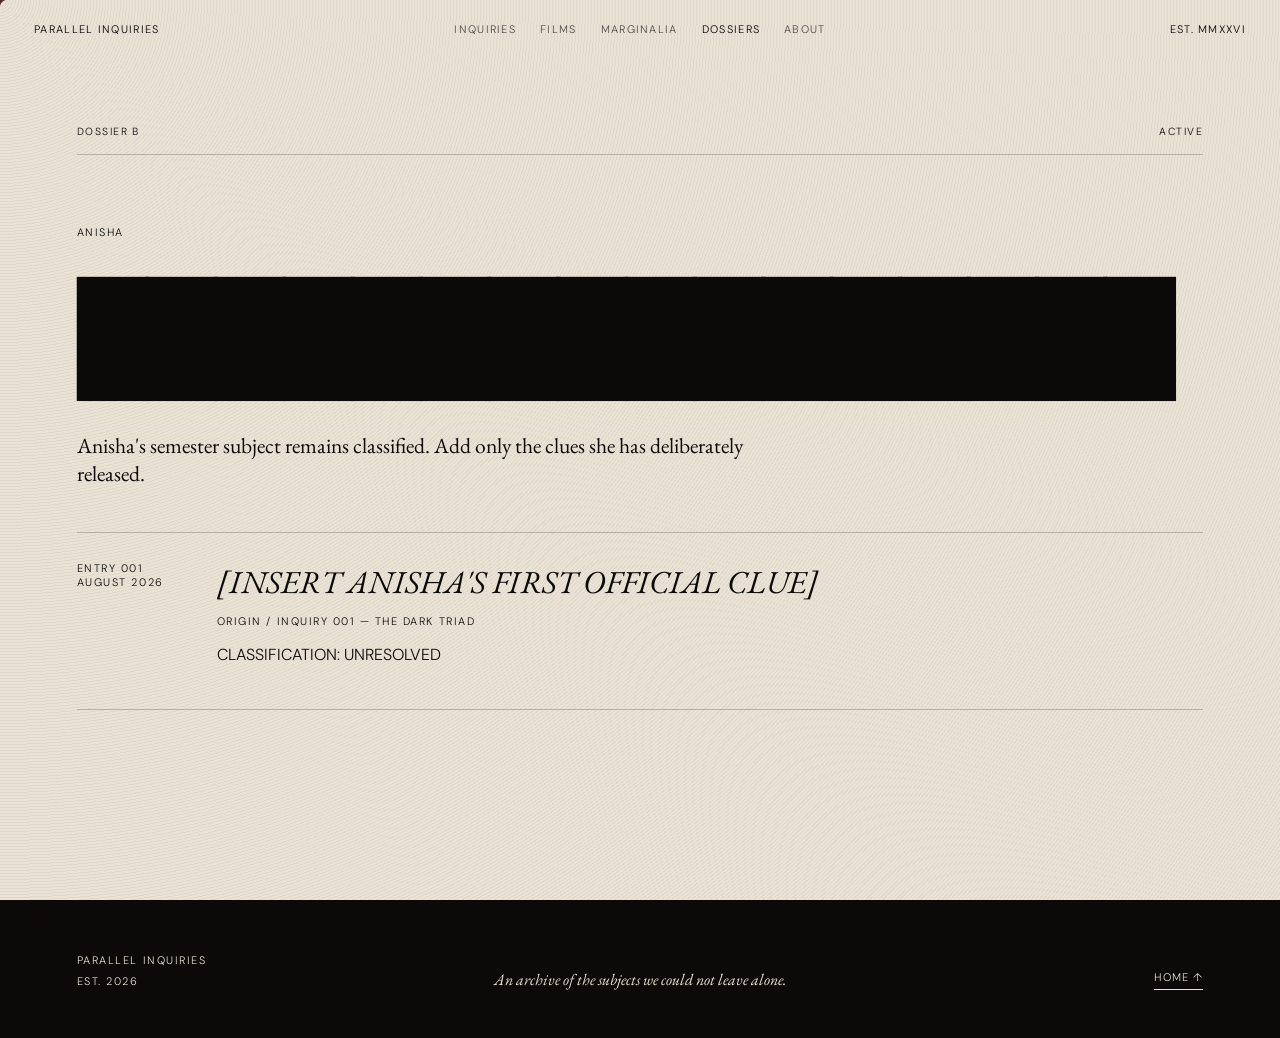
<file: dossiers/anisha.html>
<!DOCTYPE html>
<html lang="en">
<head>
<meta charset="UTF-8">
<meta name="viewport" content="width=device-width,initial-scale=1.0">
<meta name="description" content="Parallel Inquiries — a collaborative archive of independent research.">
<title>Dossier B — Parallel Inquiries</title>

<link rel="preconnect" href="https://fonts.googleapis.com">
<link rel="preconnect" href="https://fonts.gstatic.com" crossorigin>
<link href="https://fonts.googleapis.com/css2?family=DM+Sans:wght@300;400;500&family=EB+Garamond:ital,wght@0,400;0,500;1,400&display=swap" rel="stylesheet">

<link rel="stylesheet" href="../style.css">
</head>
<body>
<div class="grain" aria-hidden="true"></div>

<header class="site-header">
  <a class="wordmark" href="../index.html">PARALLEL INQUIRIES</a>
  <nav class="nav"><a class="" href="../inquiries/index.html">Inquiries</a><a class="" href="../films/index.html">Films</a><a class="" href="../marginalia/index.html">Marginalia</a><a class="active" href="../dossiers/index.html">Dossiers</a><a class="" href="../about.html">About</a></nav>
  <span class="menu-note">EST. MMXXVI</span>
</header>

<main class="page">
  <div class="section-rule"><span>DOSSIER B</span><span>ACTIVE</span></div>
  <p class="eyebrow" style="margin-top:70px">ANISHA</p>
  <h1 class="big-heading">████████████████</h1>
  <p class="lead" style="max-width:700px">Anisha's semester subject remains classified. Add only the clues she has deliberately released.</p>

  <div class="clue-list">
    <div class="clue">
      <span class="meta">ENTRY 001<br>AUGUST 2026</span>
      <div>
        <blockquote>[INSERT ANISHA'S FIRST OFFICIAL CLUE]</blockquote>
        <p class="meta">ORIGIN / INQUIRY 001 — THE DARK TRIAD</p>
        <p>CLASSIFICATION: UNRESOLVED</p>
      </div>
    </div>
  </div>
</main>

<footer class="footer">
  <div><span class="meta">PARALLEL INQUIRIES</span><br><span class="meta">EST. 2026</span></div>
  <p>An archive of the subjects we could not leave alone.</p>
  <a class="linkline" href="../index.html">Home ↑</a>
</footer>
<script src="../script.js"></script>
</body></html>
</file>
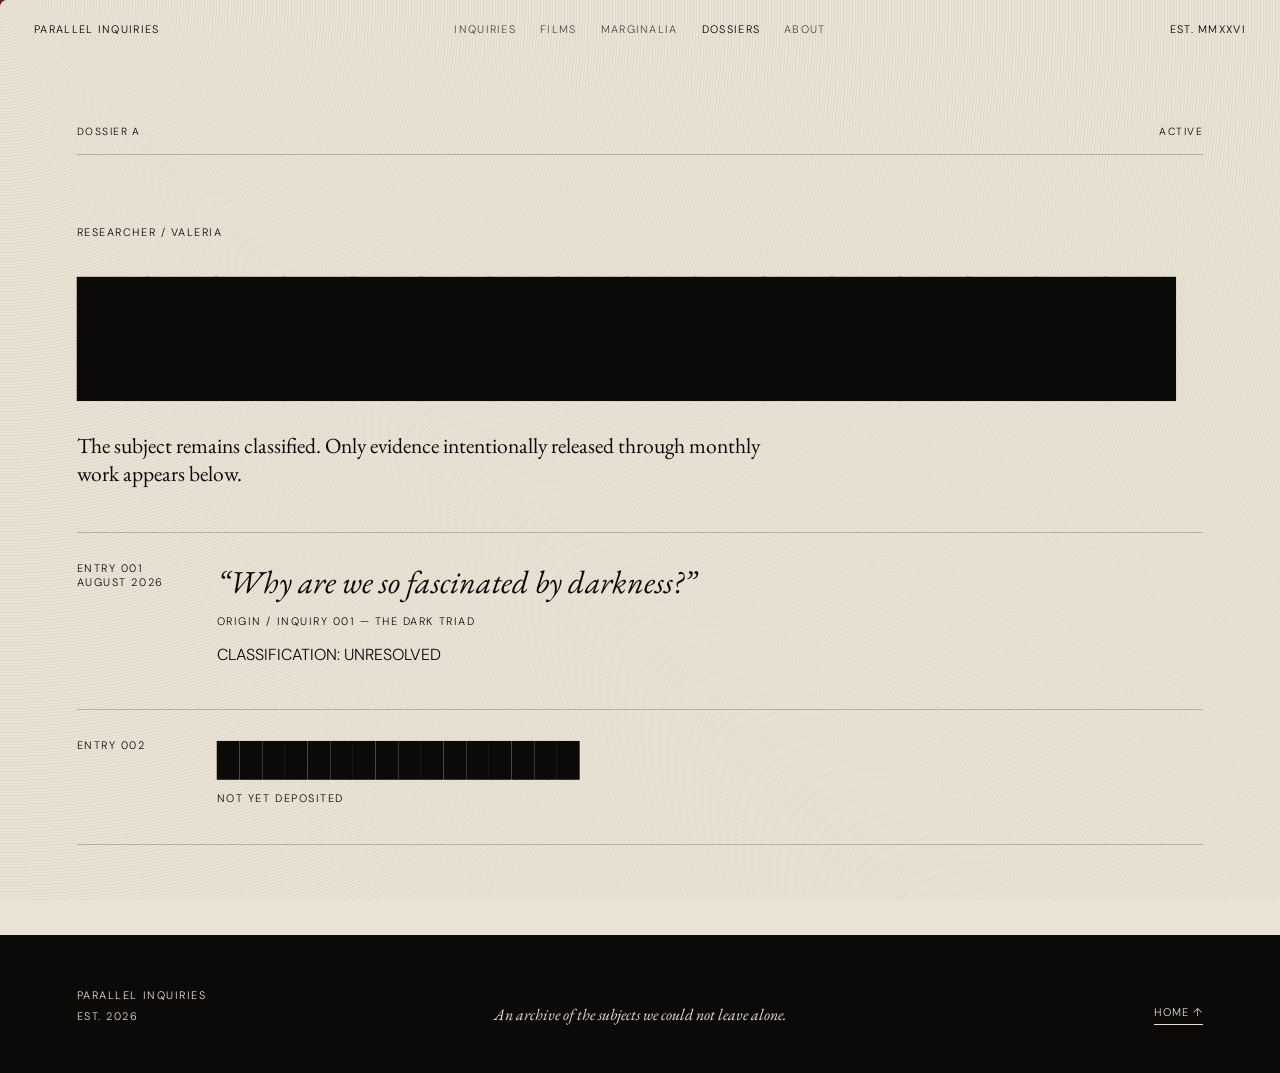
<file: dossiers/valeria.html>
<!DOCTYPE html>
<html lang="en">
<head>
<meta charset="UTF-8">
<meta name="viewport" content="width=device-width,initial-scale=1.0">
<meta name="description" content="Parallel Inquiries — a collaborative archive of independent research.">
<title>Dossier A — Parallel Inquiries</title>

<link rel="preconnect" href="https://fonts.googleapis.com">
<link rel="preconnect" href="https://fonts.gstatic.com" crossorigin>
<link href="https://fonts.googleapis.com/css2?family=DM+Sans:wght@300;400;500&family=EB+Garamond:ital,wght@0,400;0,500;1,400&display=swap" rel="stylesheet">

<link rel="stylesheet" href="../style.css">
</head>
<body>
<div class="grain" aria-hidden="true"></div>

<header class="site-header">
  <a class="wordmark" href="../index.html">PARALLEL INQUIRIES</a>
  <nav class="nav"><a class="" href="../inquiries/index.html">Inquiries</a><a class="" href="../films/index.html">Films</a><a class="" href="../marginalia/index.html">Marginalia</a><a class="active" href="../dossiers/index.html">Dossiers</a><a class="" href="../about.html">About</a></nav>
  <span class="menu-note">EST. MMXXVI</span>
</header>

<main class="page">
  <div class="section-rule"><span>DOSSIER A</span><span>ACTIVE</span></div>
  <p class="eyebrow" style="margin-top:70px">RESEARCHER / VALERIA</p>
  <h1 class="big-heading">████████████████</h1>
  <p class="lead" style="max-width:700px">The subject remains classified. Only evidence intentionally released through monthly work appears below.</p>

  <div class="clue-list">
    <div class="clue">
      <span class="meta">ENTRY 001<br>AUGUST 2026</span>
      <div>
        <blockquote>“Why are we so fascinated by darkness?”</blockquote>
        <p class="meta">ORIGIN / INQUIRY 001 — THE DARK TRIAD</p>
        <p>CLASSIFICATION: UNRESOLVED</p>
      </div>
    </div>

    <div class="clue">
      <span class="meta">ENTRY 002</span>
      <div>
        <blockquote>████████████████</blockquote>
        <p class="meta">NOT YET DEPOSITED</p>
      </div>
    </div>
  </div>
</main>

<footer class="footer">
  <div><span class="meta">PARALLEL INQUIRIES</span><br><span class="meta">EST. 2026</span></div>
  <p>An archive of the subjects we could not leave alone.</p>
  <a class="linkline" href="../index.html">Home ↑</a>
</footer>
<script src="../script.js"></script>
</body></html>
</file>
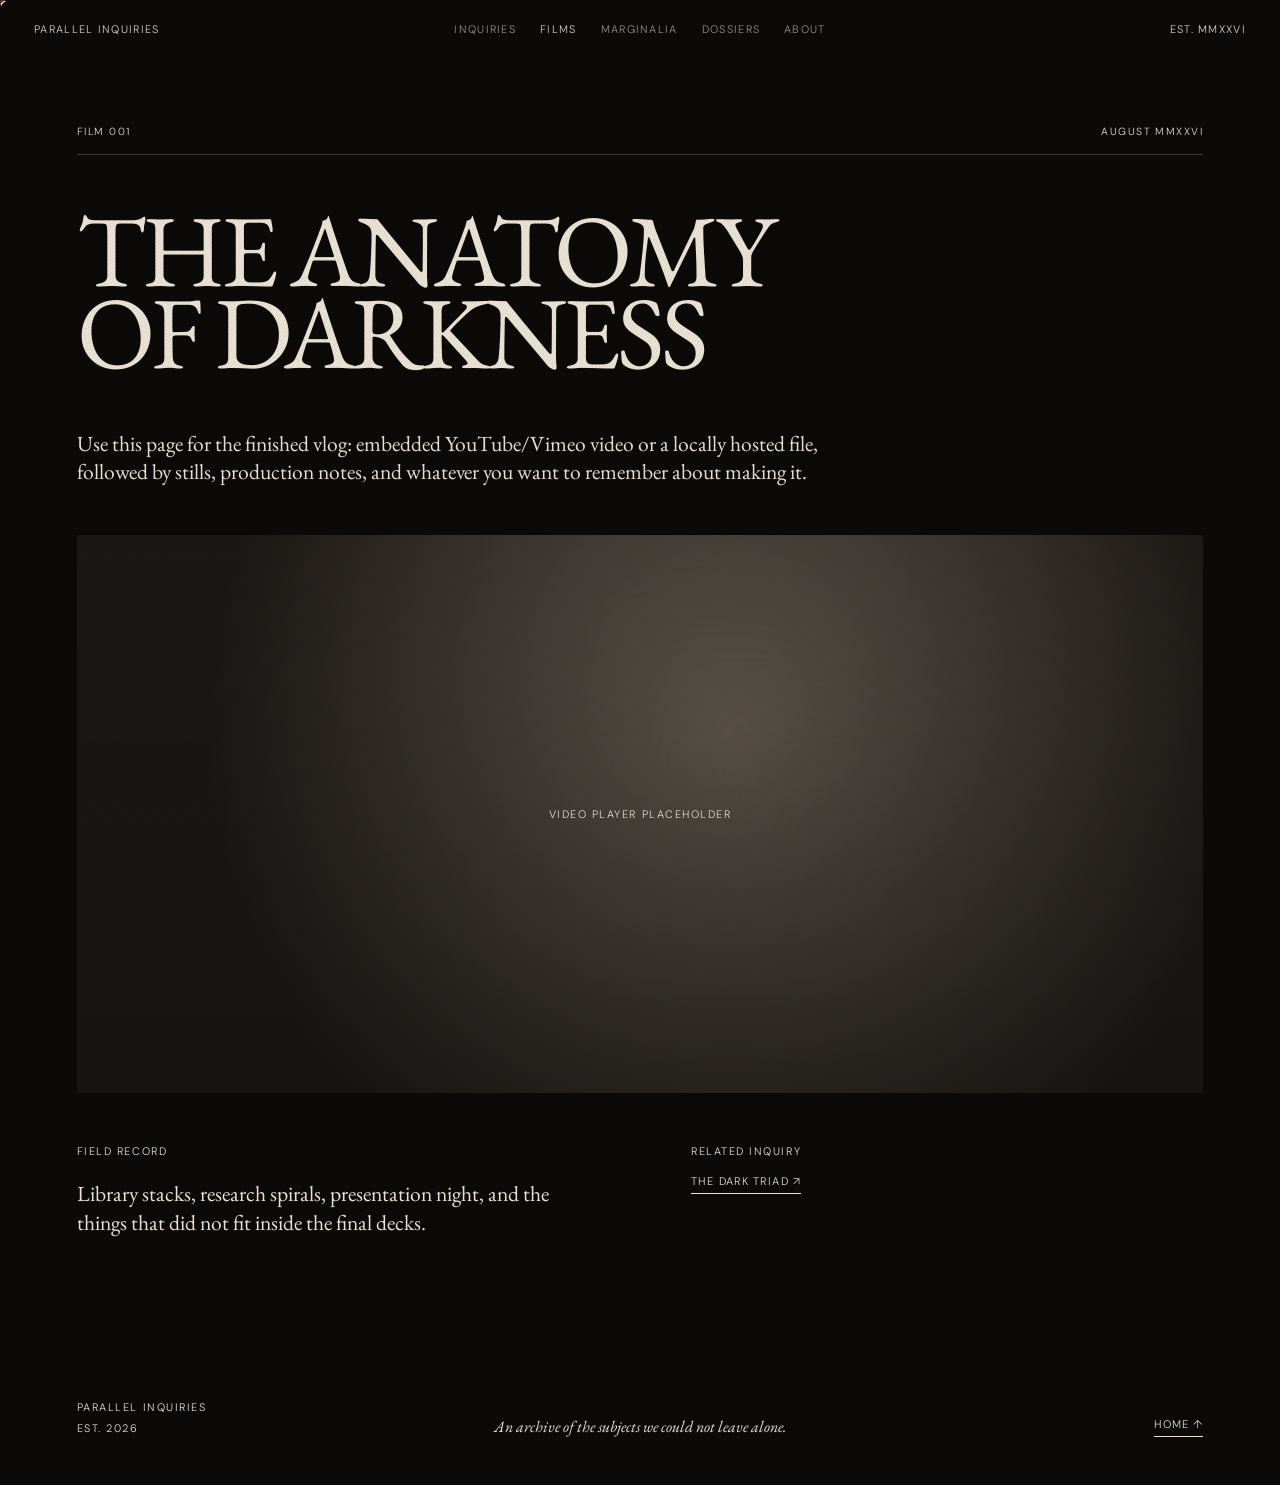
<file: films/august-film.html>
<!DOCTYPE html>
<html lang="en">
<head>
<meta charset="UTF-8">
<meta name="viewport" content="width=device-width,initial-scale=1.0">
<meta name="description" content="Parallel Inquiries — a collaborative archive of independent research.">
<title>The Anatomy of Darkness — Film 001</title>

<link rel="preconnect" href="https://fonts.googleapis.com">
<link rel="preconnect" href="https://fonts.gstatic.com" crossorigin>
<link href="https://fonts.googleapis.com/css2?family=DM+Sans:wght@300;400;500&family=EB+Garamond:ital,wght@0,400;0,500;1,400&display=swap" rel="stylesheet">

<link rel="stylesheet" href="../style.css">
</head>
<body>
<div class="grain" aria-hidden="true"></div>

<header class="site-header">
  <a class="wordmark" href="../index.html">PARALLEL INQUIRIES</a>
  <nav class="nav"><a class="" href="../inquiries/index.html">Inquiries</a><a class="active" href="../films/index.html">Films</a><a class="" href="../marginalia/index.html">Marginalia</a><a class="" href="../dossiers/index.html">Dossiers</a><a class="" href="../about.html">About</a></nav>
  <span class="menu-note">EST. MMXXVI</span>
</header>

<main class="page dark">
  <div class="section-rule"><span>FILM 001</span><span>AUGUST MMXXVI</span></div>
  <h1 class="big-heading">THE ANATOMY<br>OF DARKNESS</h1>
  <p class="lead" style="max-width:760px">Use this page for the finished vlog: embedded YouTube/Vimeo video or a locally hosted file, followed by stills, production notes, and whatever you want to remember about making it.</p>
  <div class="media-placeholder" style="margin-top:50px">VIDEO PLAYER PLACEHOLDER</div>
  <div class="two-col" style="margin-top:40px">
    <div><p class="meta">FIELD RECORD</p><p class="lead">Library stacks, research spirals, presentation night, and the things that did not fit inside the final decks.</p></div>
    <div><p class="meta">RELATED INQUIRY</p><a class="linkline" href="../inquiries/august-2026.html">The Dark Triad ↗</a></div>
  </div>
</main>

<footer class="footer">
  <div><span class="meta">PARALLEL INQUIRIES</span><br><span class="meta">EST. 2026</span></div>
  <p>An archive of the subjects we could not leave alone.</p>
  <a class="linkline" href="../index.html">Home ↑</a>
</footer>
<script src="../script.js"></script>
</body></html>
</file>
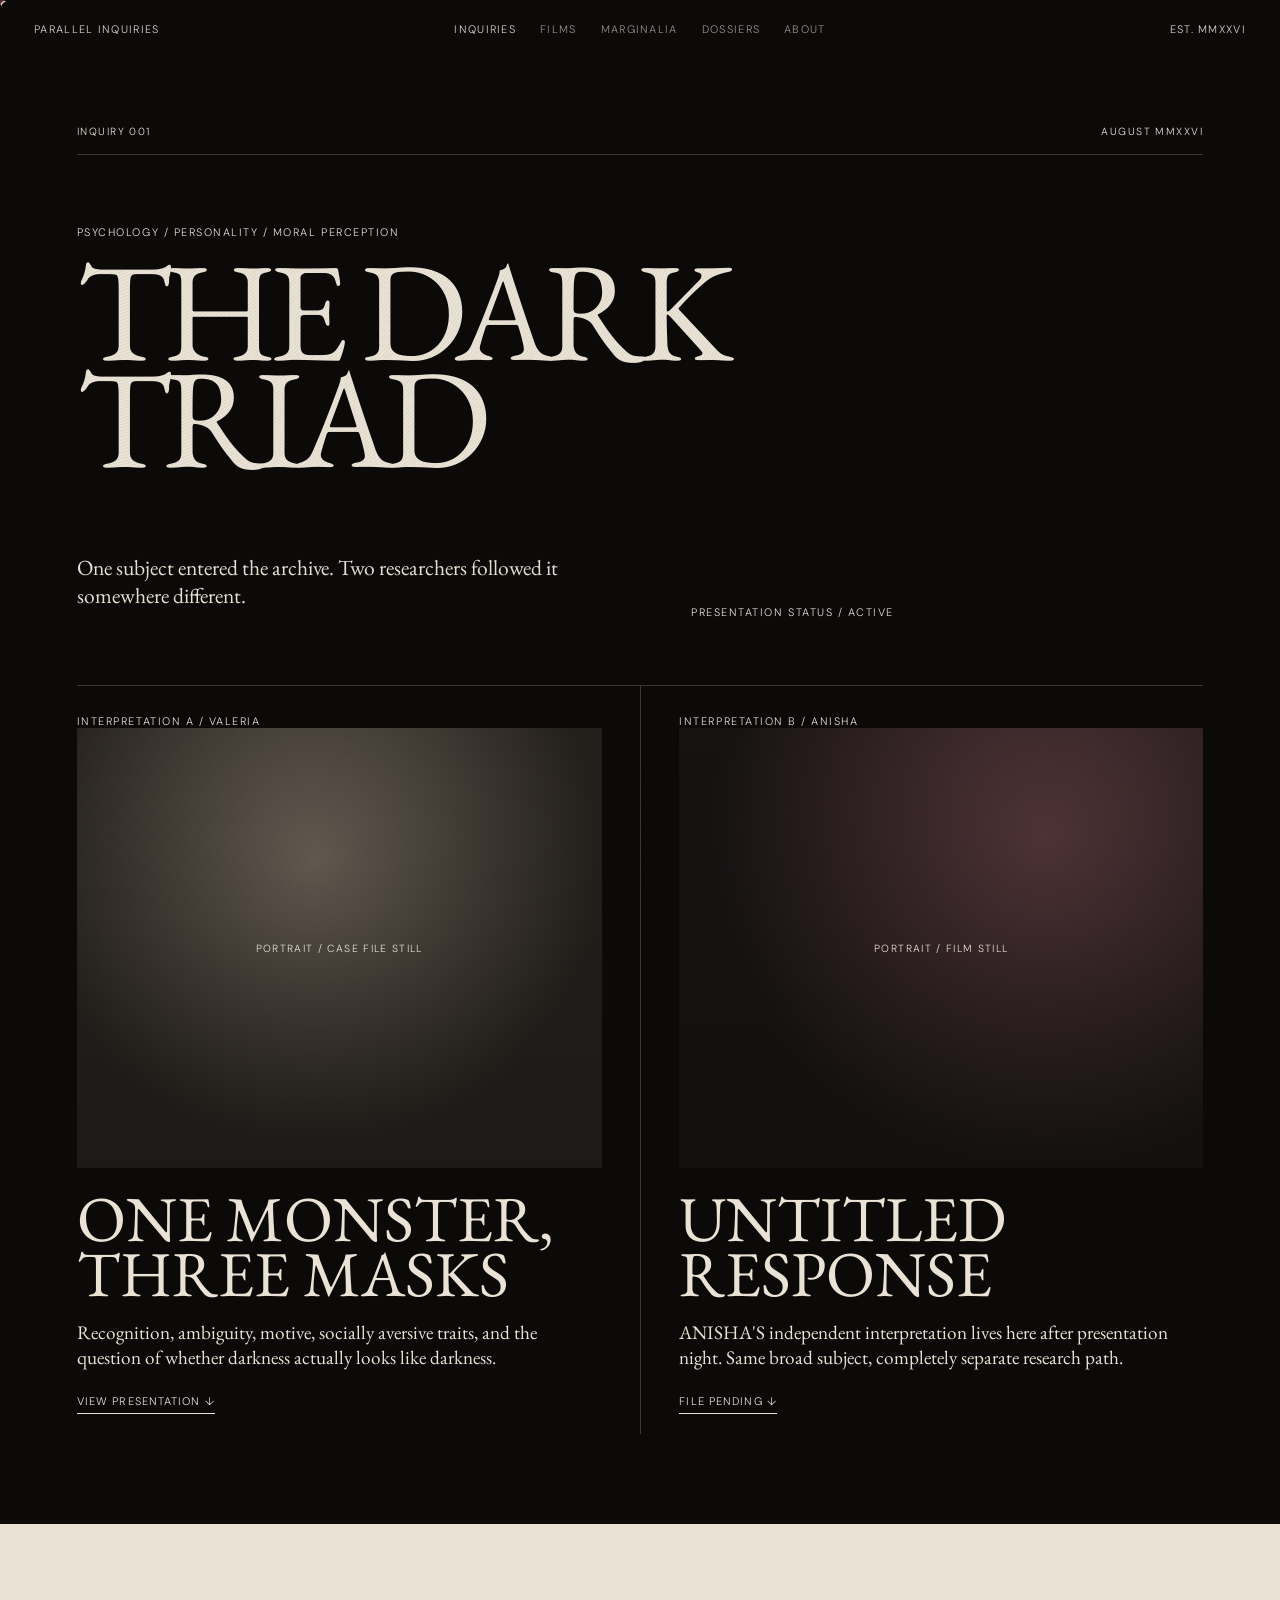
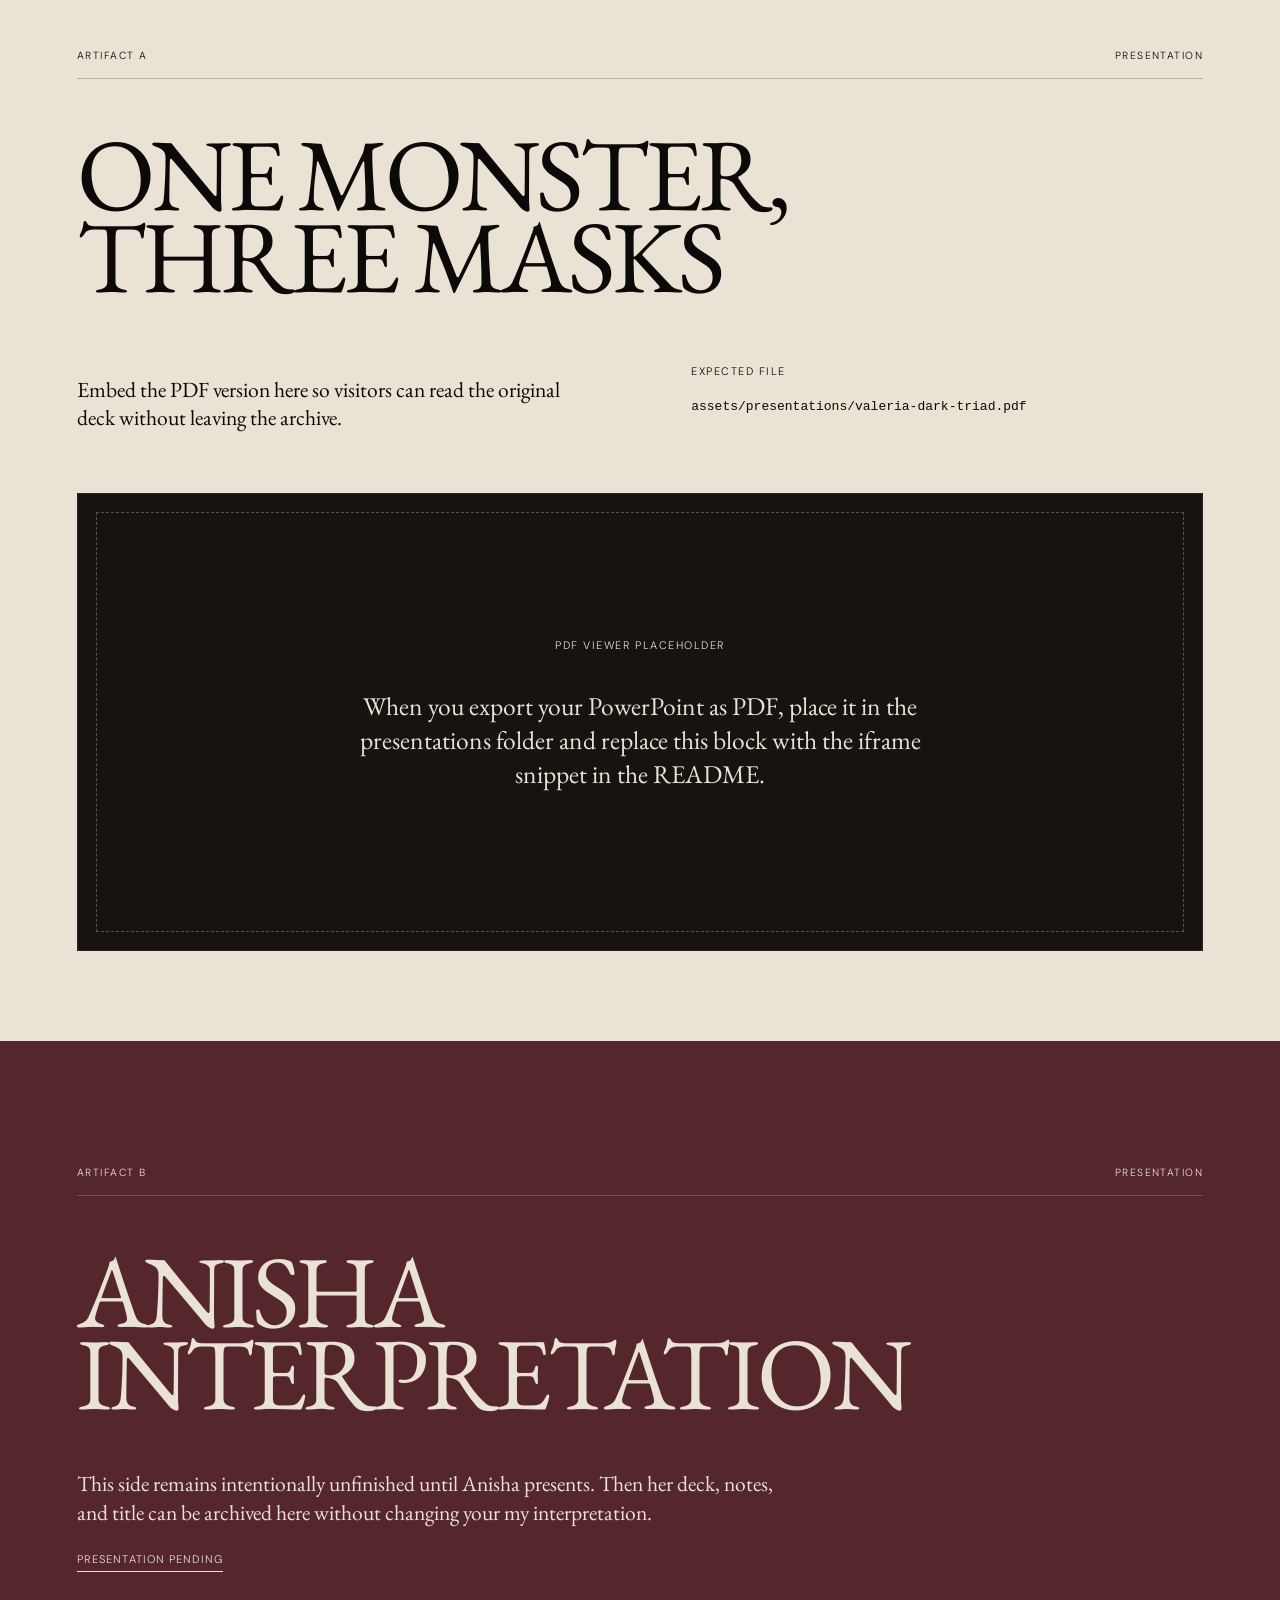
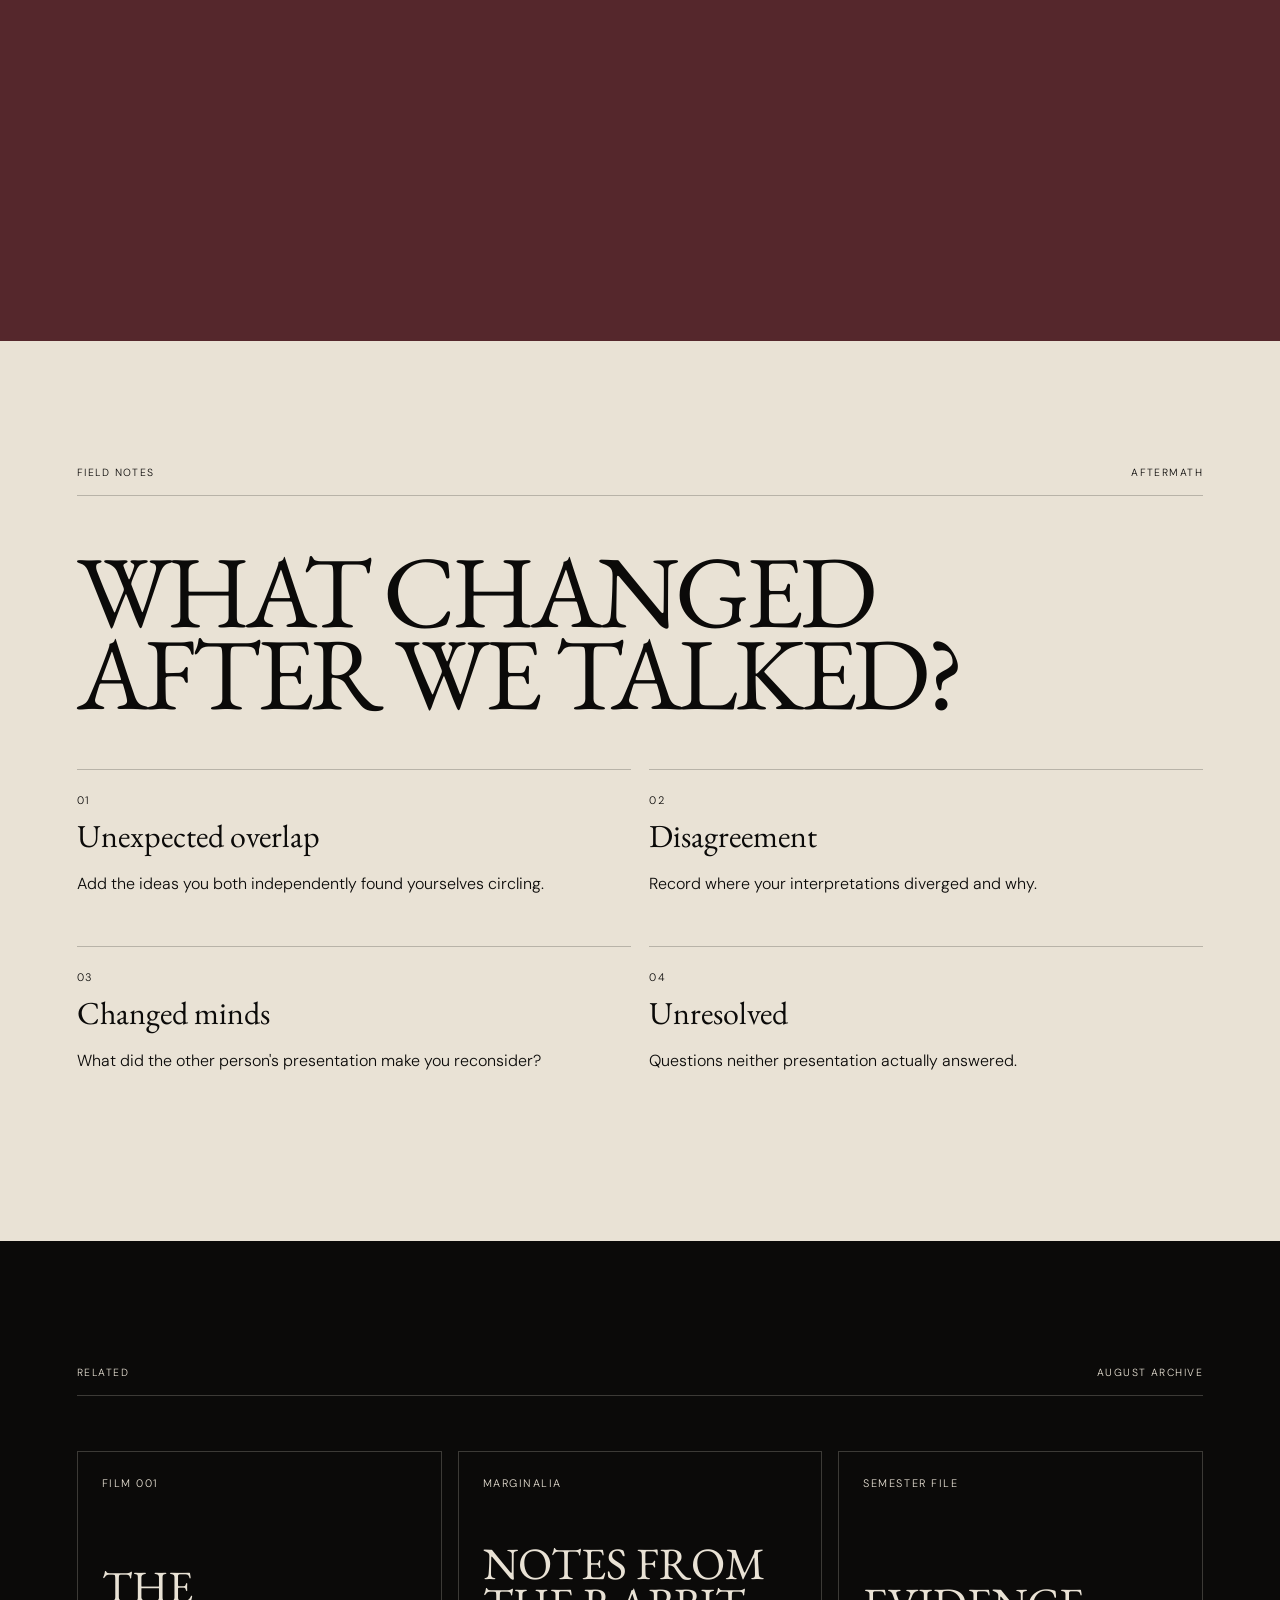
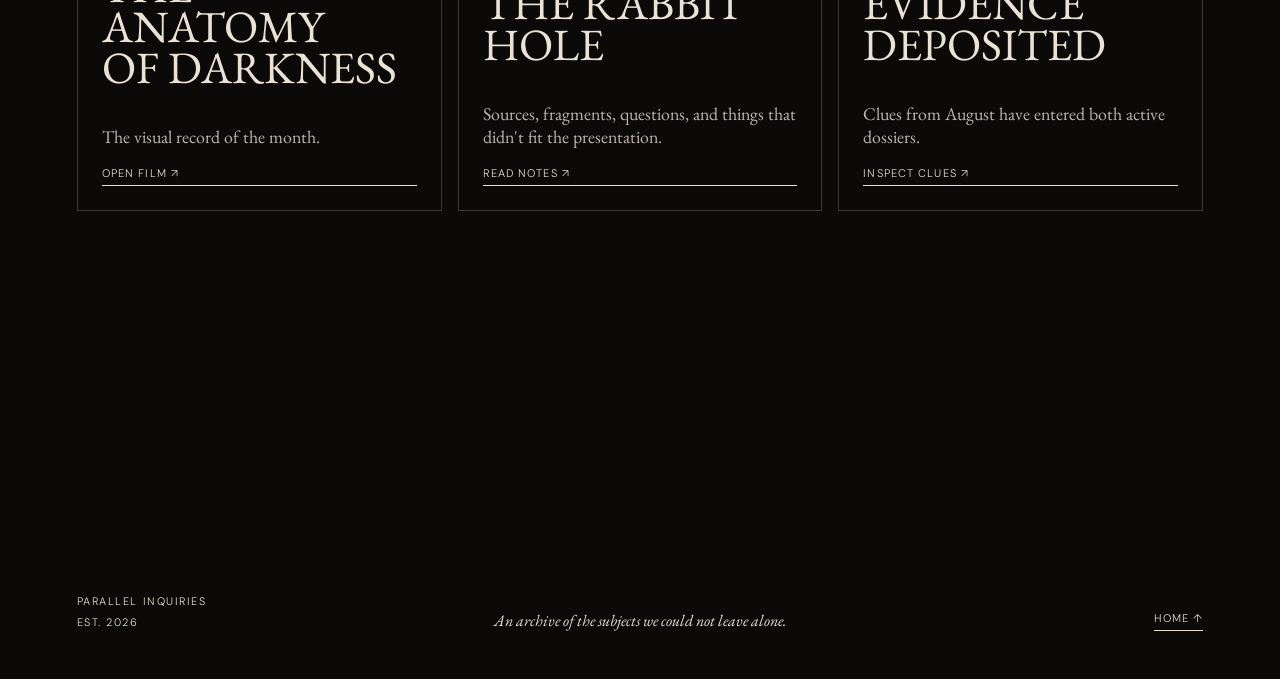
<file: inquiries/august-2026.html>
<!DOCTYPE html>
<html lang="en">
<head>
<meta charset="UTF-8">
<meta name="viewport" content="width=device-width,initial-scale=1.0">
<meta name="description" content="Parallel Inquiries — a collaborative archive of independent research.">
<title>August 2026 — The Dark Triad</title>

<link rel="preconnect" href="https://fonts.googleapis.com">
<link rel="preconnect" href="https://fonts.gstatic.com" crossorigin>
<link href="https://fonts.googleapis.com/css2?family=DM+Sans:wght@300;400;500&family=EB+Garamond:ital,wght@0,400;0,500;1,400&display=swap" rel="stylesheet">

<link rel="stylesheet" href="../style.css">
</head>
<body>
<div class="grain" aria-hidden="true"></div>

<header class="site-header">
  <a class="wordmark" href="../index.html">PARALLEL INQUIRIES</a>
  <nav class="nav"><a class="active" href="../inquiries/index.html">Inquiries</a><a class="" href="../films/index.html">Films</a><a class="" href="../marginalia/index.html">Marginalia</a><a class="" href="../dossiers/index.html">Dossiers</a><a class="" href="../about.html">About</a></nav>
  <span class="menu-note">EST. MMXXVI</span>
</header>

<main>
<section class="page dark">
  <div class="section-rule"><span>INQUIRY 001</span><span>AUGUST MMXXVI</span></div>
  <p class="eyebrow" style="margin-top:70px">PSYCHOLOGY / PERSONALITY / MORAL PERCEPTION</p>
  <h1 class="display-title">THE DARK<br>TRIAD</h1>

  <div class="two-col" style="margin-top:60px;align-items:end">
    <p class="lead">One subject entered the archive. Two researchers followed it somewhere different.</p>
    <p class="meta">PRESENTATION STATUS / ACTIVE</p>
  </div>

  <div class="split">
    <article class="researcher">
      <div class="meta">INTERPRETATION A / VALERIA</div>
      <div class="portrait">PORTRAIT / CASE FILE STILL</div>
      <h3>ONE MONSTER,<br>THREE MASKS</h3>
      <p>Recognition, ambiguity, motive, socially aversive traits, and the question of whether darkness actually looks like darkness.</p>
      <a class="linkline" href="#valeria-presentation">View presentation ↓</a>
    </article>

    <article class="researcher">
      <div class="meta">INTERPRETATION B / ANISHA</div>
      <div class="portrait alt">PORTRAIT / FILM STILL</div>
      <h3>UNTITLED<br>RESPONSE</h3>
      <p>ANISHA'S independent interpretation lives here after presentation night. Same broad subject, completely separate research path.</p>
      <a class="linkline" href="#friend-presentation">File pending ↓</a>
    </article>
  </div>
</section>

<section class="page" id="valeria-presentation">
  <div class="section-rule"><span>ARTIFACT A</span><span>Presentation</span></div>
  <h2 class="big-heading">ONE MONSTER,<br>THREE MASKS</h2>
  <div class="two-col">
    <p class="lead">Embed the PDF version here so visitors can read the original deck without leaving the archive.</p>
    <div>
      <p class="meta">EXPECTED FILE</p>
      <p><code>assets/presentations/valeria-dark-triad.pdf</code></p>
    </div>
  </div>
  <div class="embed-shell">
    <div class="embed-fallback">
      <p class="meta">PDF VIEWER PLACEHOLDER</p>
      <p class="serif" style="font-size:1.6rem;max-width:600px">
        When you export your PowerPoint as PDF, place it in the presentations folder and replace this block with the iframe snippet in the README.
      </p>
    </div>
  </div>
</section>

<section class="page oxblood" id="Anisha-presentation">
  <div class="section-rule"><span>ARTIFACT B</span><span>Presentation</span></div>
  <h2 class="big-heading">ANISHA<br>INTERPRETATION</h2>
  <p class="lead" style="max-width:700px">This side remains intentionally unfinished until Anisha presents. Then her deck, notes, and title can be archived here without changing your my interpretation.</p>
  <a class="linkline" href="#">Presentation pending</a>
</section>

<section class="page">
  <div class="section-rule"><span>FIELD NOTES</span><span>Aftermath</span></div>
  <h2 class="big-heading">WHAT CHANGED<br>AFTER WE TALKED?</h2>
  <div class="note-grid">
    <div class="note-card"><span class="meta">01</span><h3>Unexpected overlap</h3><p>Add the ideas you both independently found yourselves circling.</p></div>
    <div class="note-card"><span class="meta">02</span><h3>Disagreement</h3><p>Record where your interpretations diverged and why.</p></div>
    <div class="note-card"><span class="meta">03</span><h3>Changed minds</h3><p>What did the other person's presentation make you reconsider?</p></div>
    <div class="note-card"><span class="meta">04</span><h3>Unresolved</h3><p>Questions neither presentation actually answered.</p></div>
  </div>
</section>

<section class="page dark">
  <div class="section-rule"><span>RELATED</span><span>August Archive</span></div>
  <div class="card-grid">
    <a class="editorial-card" href="../films/index.html">
      <span class="meta">FILM 001</span>
      <h3>THE ANATOMY<br>OF DARKNESS</h3>
      <p>The visual record of the month.</p>
      <span class="linkline">Open film ↗</span>
    </a>
    <a class="editorial-card" href="../marginalia/index.html">
      <span class="meta">MARGINALIA</span>
      <h3>NOTES FROM<br>THE RABBIT HOLE</h3>
      <p>Sources, fragments, questions, and things that didn't fit the presentation.</p>
      <span class="linkline">Read notes ↗</span>
    </a>
    <a class="editorial-card" href="../dossiers/index.html">
      <span class="meta">SEMESTER FILE</span>
      <h3>EVIDENCE<br>DEPOSITED</h3>
      <p>Clues from August have entered both active dossiers.</p>
      <span class="linkline">Inspect clues ↗</span>
    </a>
  </div>
</section>
</main>

<footer class="footer">
  <div><span class="meta">PARALLEL INQUIRIES</span><br><span class="meta">EST. 2026</span></div>
  <p>An archive of the subjects we could not leave alone.</p>
  <a class="linkline" href="../index.html">Home ↑</a>
</footer>
<script src="../script.js"></script>
</body></html>
</file>
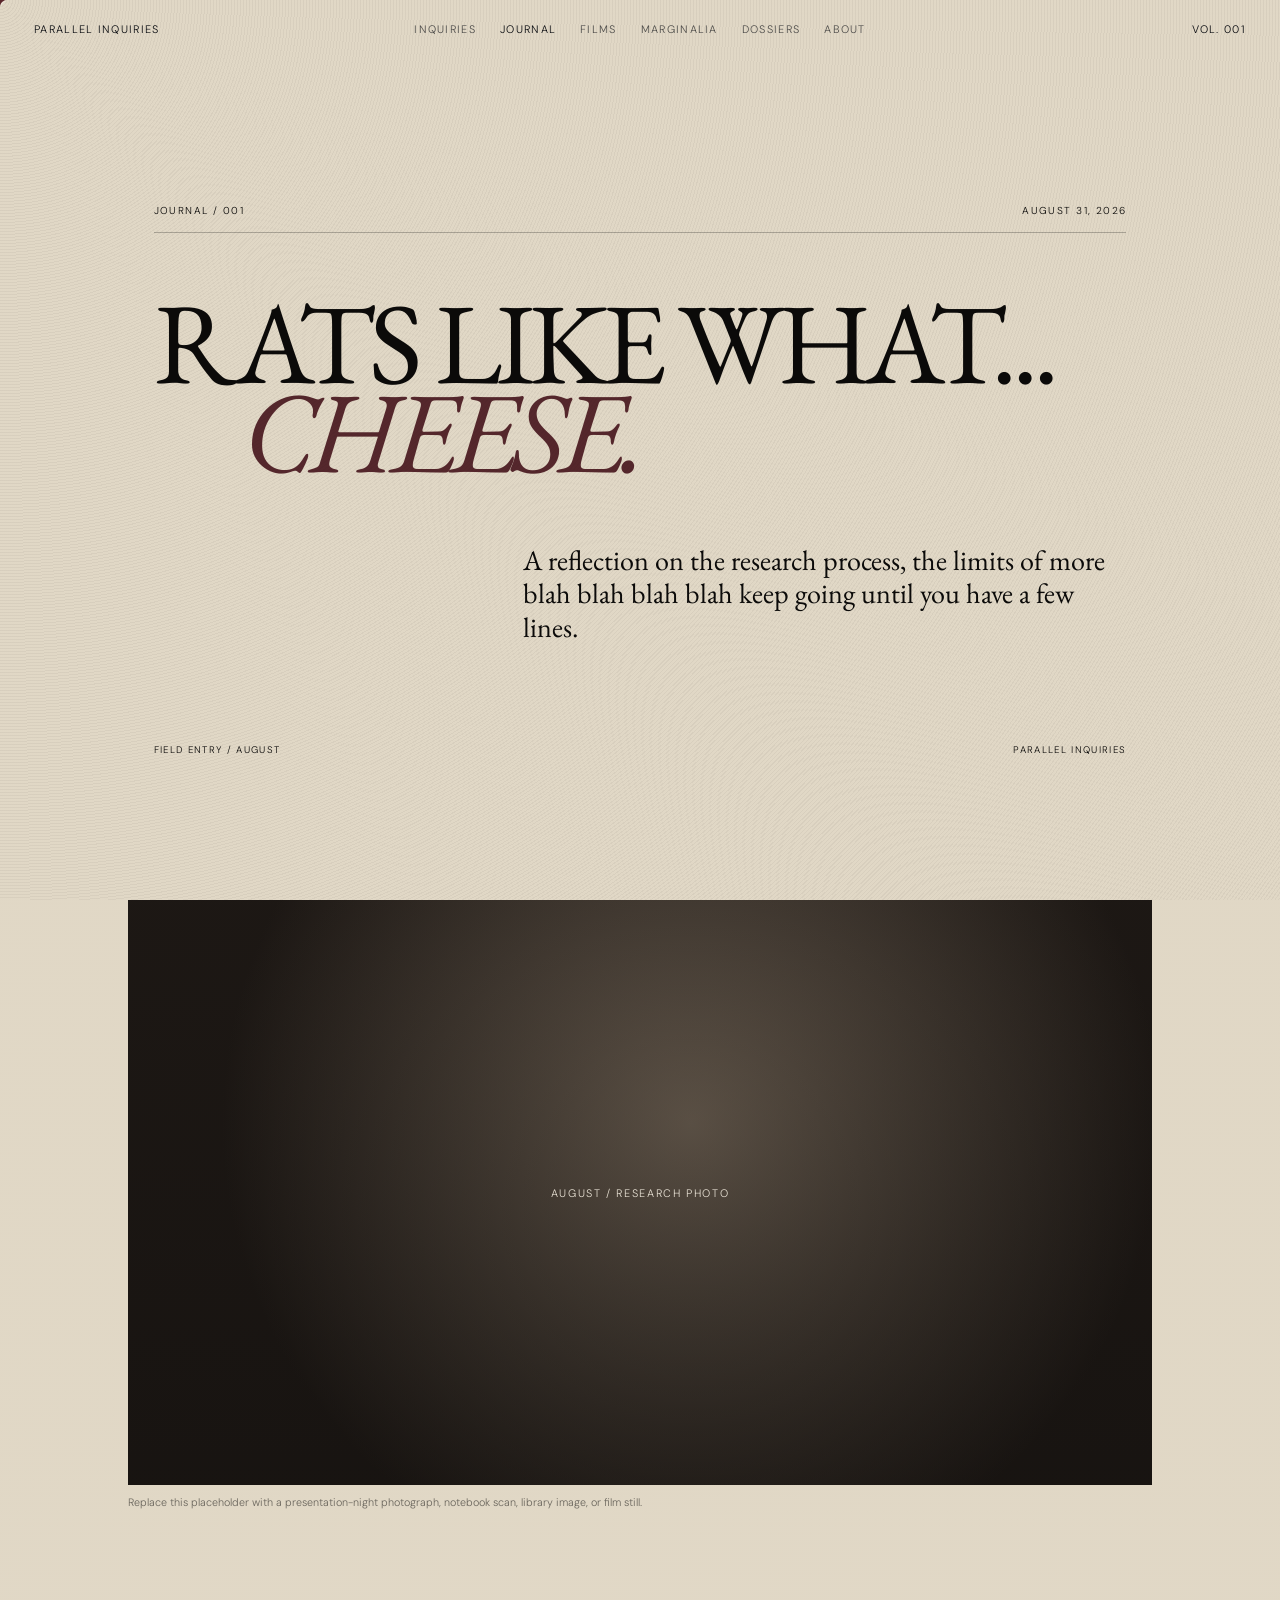
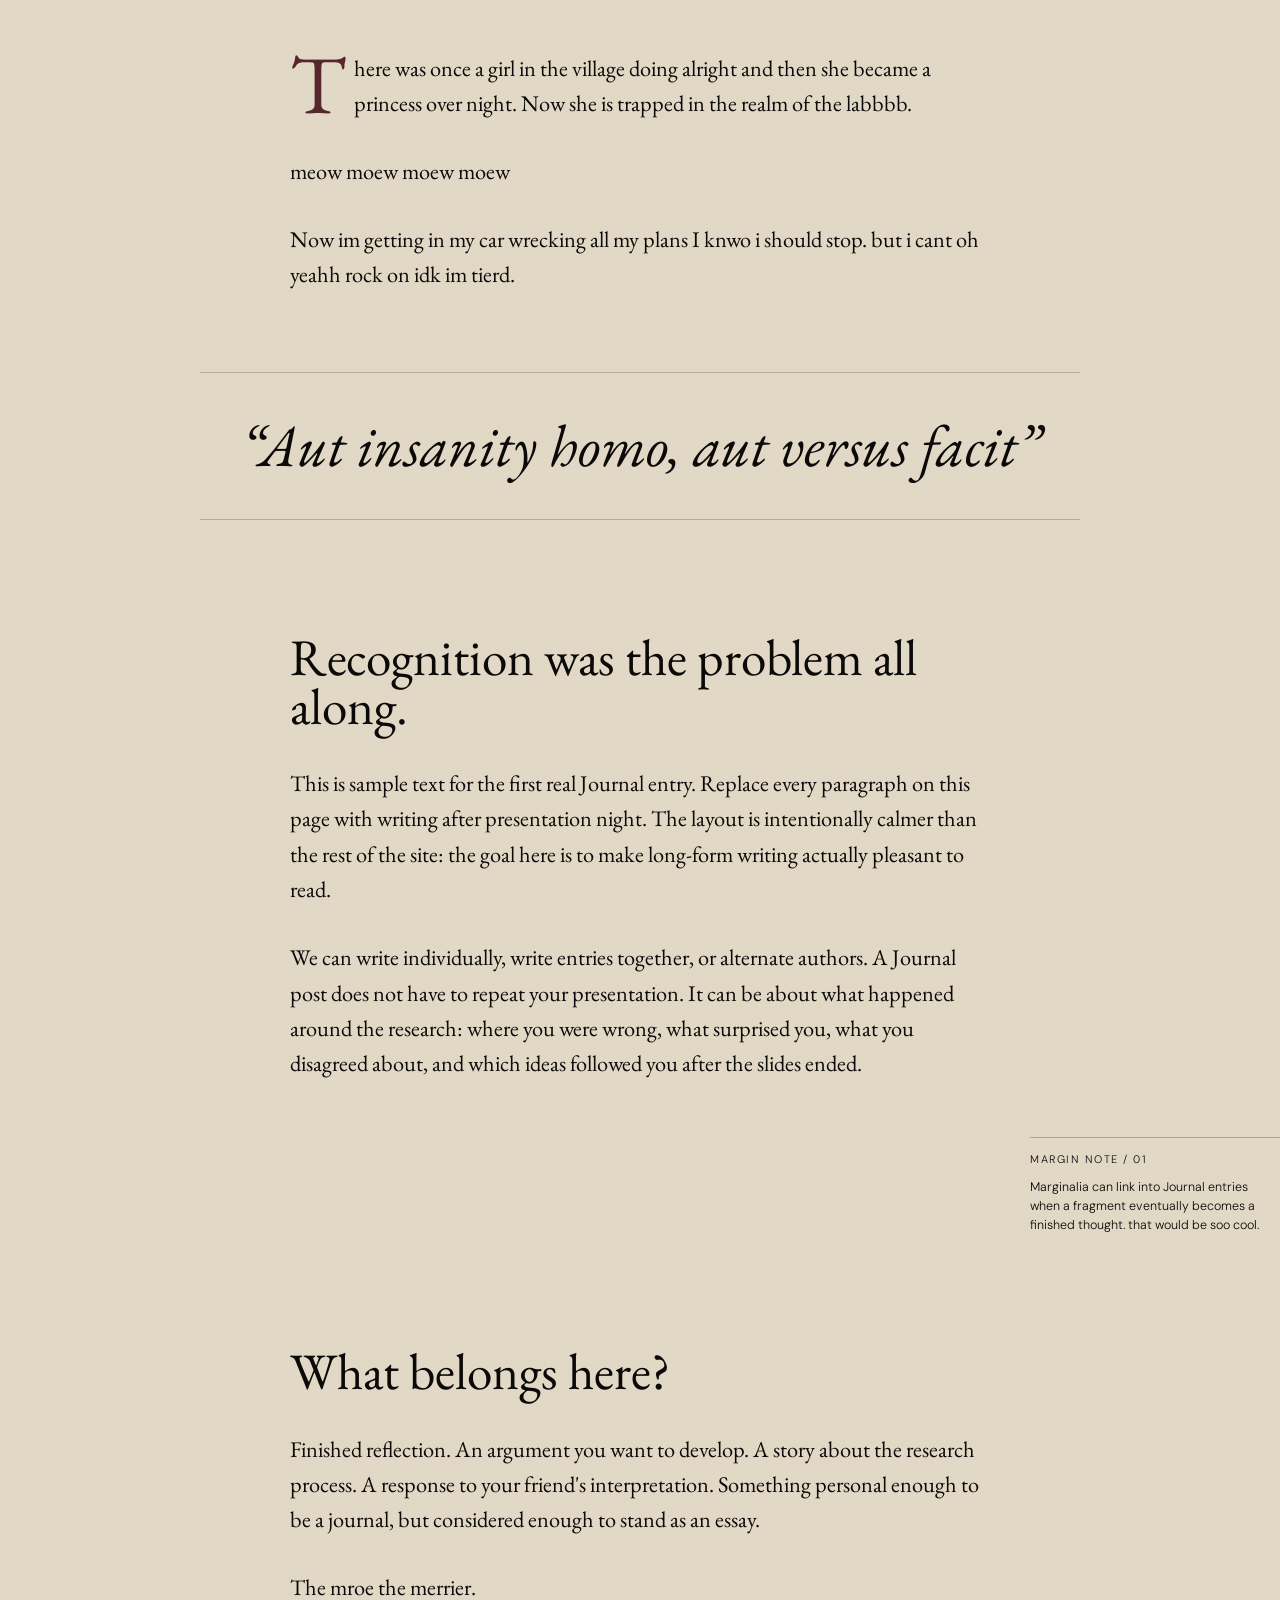
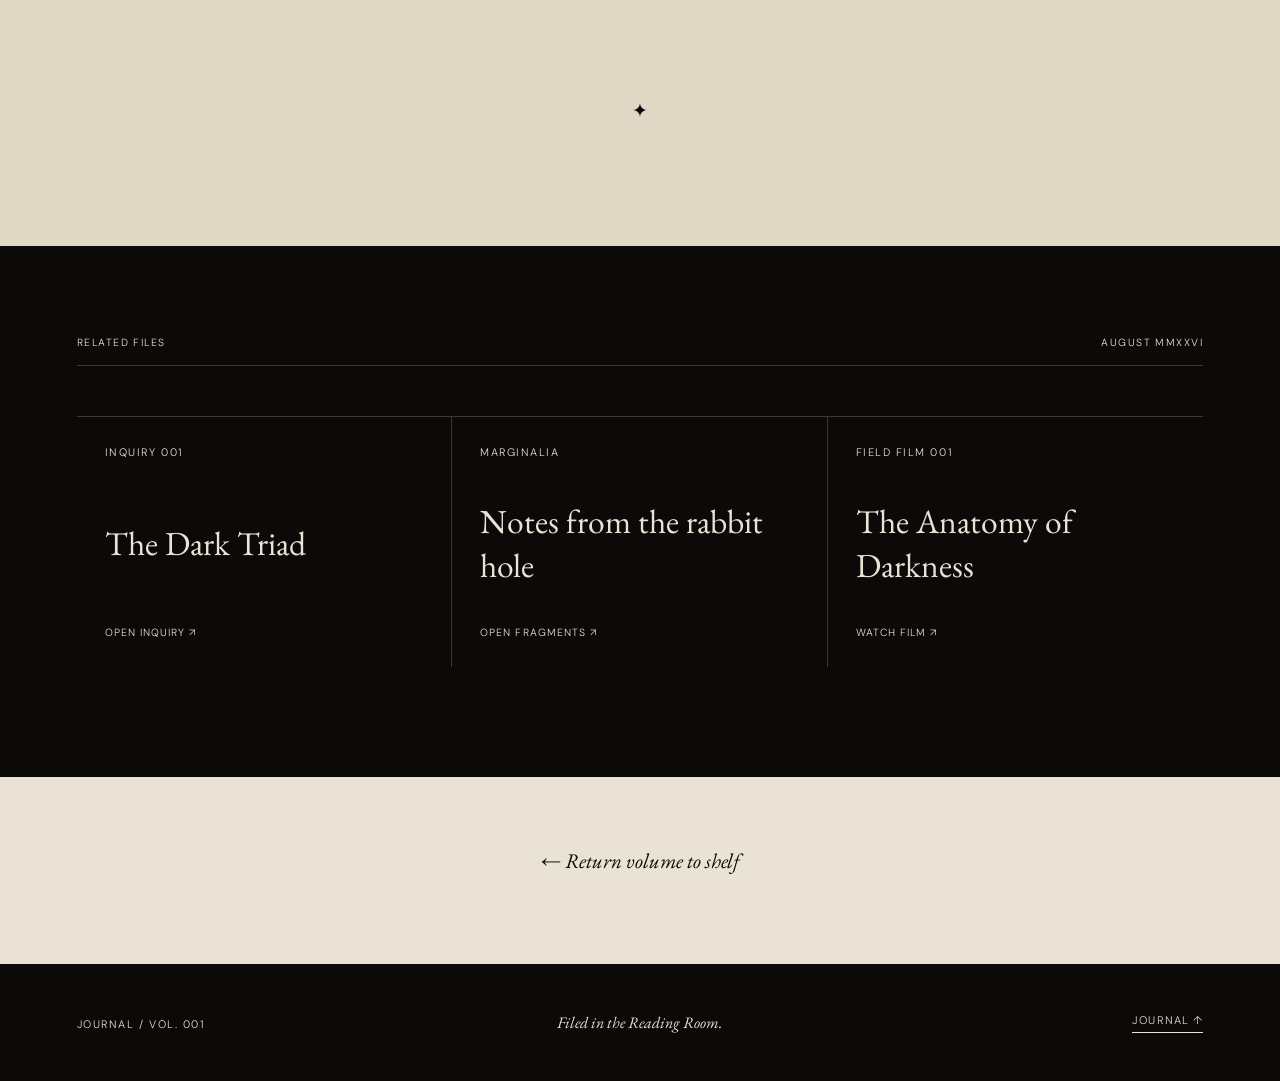
<file: journal/entry-001.html>
<!DOCTYPE html>
<html lang="en">
<head>
<meta charset="UTF-8">
<meta name="viewport" content="width=device-width,initial-scale=1.0">
<meta name="description" content="We Thought We Knew What a Psychopath Looked Like — Parallel Inquiries Journal">
<title>Volume 001 — Parallel Inquiries Journal</title>

<link rel="preconnect" href="https://fonts.googleapis.com">
<link rel="preconnect" href="https://fonts.gstatic.com" crossorigin>
<link href="https://fonts.googleapis.com/css2?family=DM+Sans:wght@300;400;500&family=EB+Garamond:ital,wght@0,400;0,500;1,400&display=swap" rel="stylesheet">

<link rel="stylesheet" href="../style.css">
</head>

<body class="journal-entry-body">
<div class="grain" aria-hidden="true"></div>


<!-- subtle opening-book transition -->
<div class="book-opening" id="bookOpening" aria-hidden="true">

  <div class="book-cover-transition">

    <span class="transition-volume">
      VOL. 001
    </span>

    <span class="transition-title">
      THE RAT AND ME<br>
      BOOK NAME<br>
      MEOW
    </span>

    <span class="transition-date">
      AUGUST / MMXXVI
    </span>

  </div>

  <div class="book-page-transition"></div>

</div>


<header class="site-header">
  <a class="wordmark" href="../index.html">PARALLEL INQUIRIES</a>

  <nav class="nav">
    <a href="../inquiries/index.html">Inquiries</a>
    <a class="active" href="index.html">Journal</a>
    <a href="../films/index.html">Films</a>
    <a href="../marginalia/index.html">Marginalia</a>
    <a href="../dossiers/index.html">Dossiers</a>
    <a href="../about.html">About</a>
  </nav>

  <span class="menu-note">VOL. 001</span>
</header>


<main class="journal-entry">

  <header class="article-title-page">

    <div class="article-meta-line">
      <span>JOURNAL / 001</span>
      <span>AUGUST 31, 2026</span>
    </div>

    <h1>
      RATS LIKE WHAT...
      <em>CHEESE.</em>
    </h1>

    <p class="article-deck">
      A reflection on the research process, the limits of
      more blah blah blah blah
      keep going until you have a few lines.
    </p>

    <div class="article-byline">
      <span>FIELD ENTRY / AUGUST</span>
      <span>PARALLEL INQUIRIES</span>
    </div>

  </header>


  <section class="article-image">

    <div class="article-image-placeholder">
      AUGUST / RESEARCH PHOTO
    </div>

    <p class="image-caption">
      Replace this placeholder with a presentation-night photograph,
      notebook scan, library image, or film still.
    </p>

  </section>


  <article class="article-content">

    <p class="article-opening">
      There was once a girl in the village doing alright and then she became 
      a princess over night. 
      Now she is trapped in the realm of the labbbb.
    </p>

    <p>
      meow moew moew moew 
    </p>

    <p>
      Now im getting in my car 
      wrecking all my plans
      I knwo i should stop. but i cant 
      oh yeahh rock on idk im tierd. 
    </p>


    <blockquote class="article-pullquote">
      “Aut insanity homo, aut versus facit”
    </blockquote>


    <h2>Recognition was the problem all along.</h2>

    <p>
      This is sample text for the first real Journal entry. Replace
      every paragraph on this page with  writing after presentation
      night. The layout is intentionally calmer than the rest of the site:
      the goal here is to make long-form writing actually pleasant to read.
    </p>

    <p>
      We can write individually, write entries together, or alternate authors.
      A Journal post does not have to repeat your presentation. It can be about
      what happened around the research: where you were wrong, what surprised you,
      what you disagreed about, and which ideas followed you after the slides ended.
    </p>


    <aside class="article-margin-note">
      <span class="meta">MARGIN NOTE / 01</span>
      <p>
        Marginalia can link into Journal entries when a fragment eventually becomes
        a finished thought. that would be soo cool.
      </p>
    </aside>


    <h2>What belongs here?</h2>

    <p>
      Finished reflection. An argument you want to develop. A story about the
      research process. A response to your friend's interpretation. Something
      personal enough to be a journal, but considered enough to stand as an essay.
    </p>

    <p>
      The mroe the merrier. 
    </p>


    <div class="article-end-mark">
      ✦
    </div>

  </article>


  <section class="article-related">

    <div class="section-rule">
      <span>RELATED FILES</span>
      <span>AUGUST MMXXVI</span>
    </div>

    <div class="article-related-grid">

      <a href="../inquiries/august-2026.html">
        <span class="meta">INQUIRY 001</span>
        <strong>The Dark Triad</strong>
        <span>Open inquiry ↗</span>
      </a>

      <a href="../marginalia/august-notes.html">
        <span class="meta">MARGINALIA</span>
        <strong>Notes from the rabbit hole</strong>
        <span>Open fragments ↗</span>
      </a>

      <a href="../films/august-film.html">
        <span class="meta">FIELD FILM 001</span>
        <strong>The Anatomy of Darkness</strong>
        <span>Watch film ↗</span>
      </a>

    </div>

  </section>


  <div class="return-to-shelf">
    <a href="index.html">
      ← Return volume to shelf
    </a>
  </div>

</main>


<footer class="footer">

  <div>
    <span class="meta">JOURNAL / VOL. 001</span>
  </div>

  <p>Filed in the Reading Room.</p>

  <a class="linkline" href="index.html">
    Journal ↑
  </a>

</footer>

<script src="../script.js"></script>
</body>
</html>
</file>
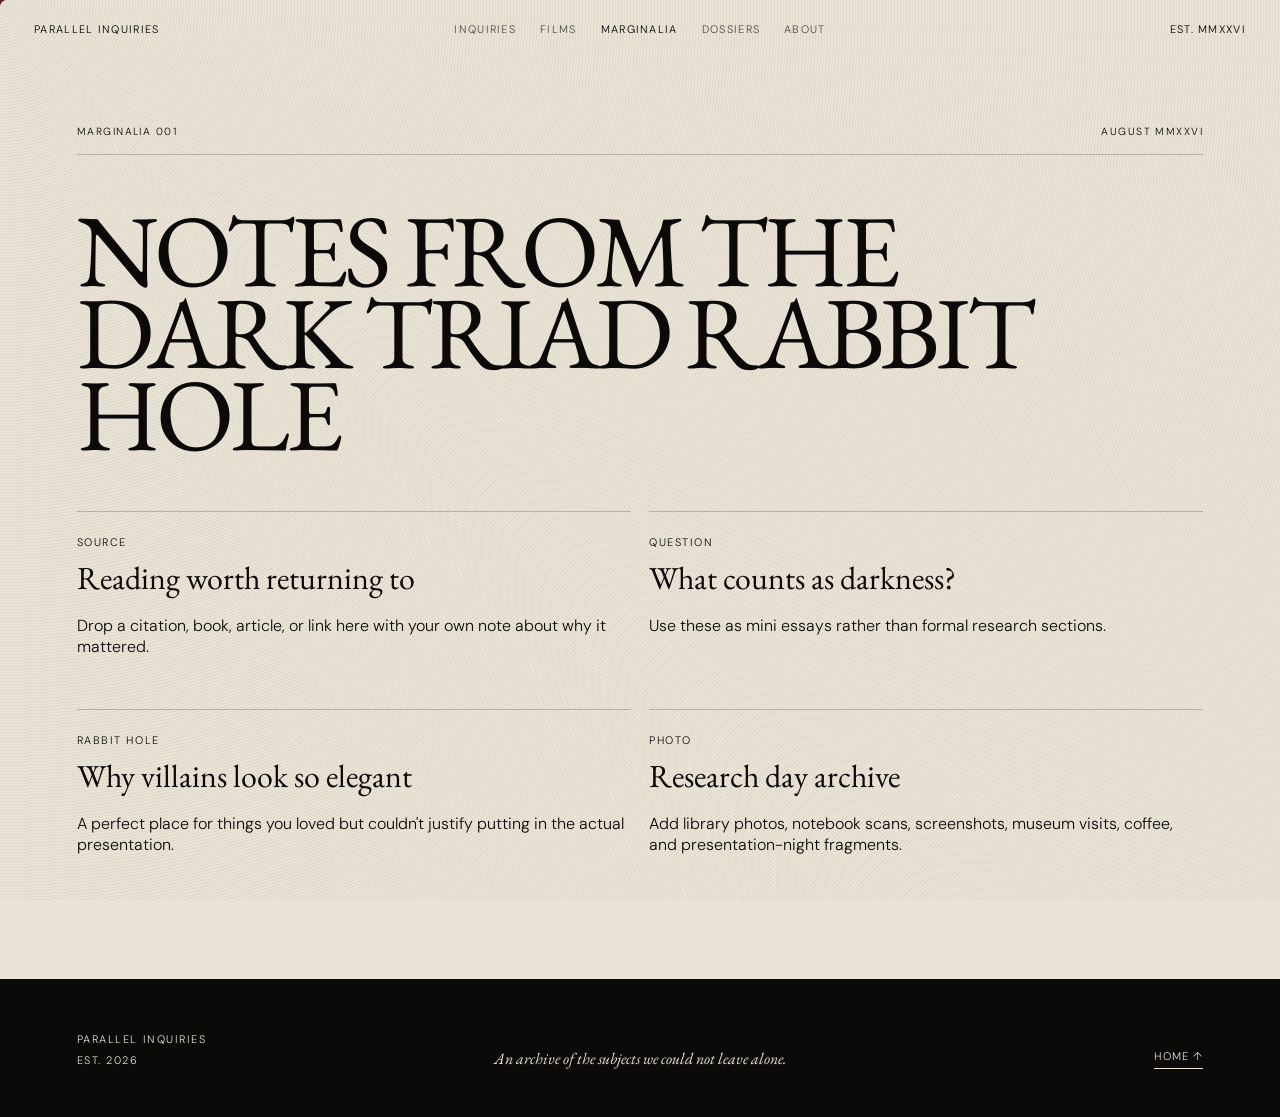
<file: marginalia/august-notes.html>
<!DOCTYPE html>
<html lang="en">
<head>
<meta charset="UTF-8">
<meta name="viewport" content="width=device-width,initial-scale=1.0">
<meta name="description" content="Parallel Inquiries — a collaborative archive of independent research.">
<title>August Marginalia — Parallel Inquiries</title>

<link rel="preconnect" href="https://fonts.googleapis.com">
<link rel="preconnect" href="https://fonts.gstatic.com" crossorigin>
<link href="https://fonts.googleapis.com/css2?family=DM+Sans:wght@300;400;500&family=EB+Garamond:ital,wght@0,400;0,500;1,400&display=swap" rel="stylesheet">

<link rel="stylesheet" href="../style.css">
</head>
<body>
<div class="grain" aria-hidden="true"></div>

<header class="site-header">
  <a class="wordmark" href="../index.html">PARALLEL INQUIRIES</a>
  <nav class="nav"><a class="" href="../inquiries/index.html">Inquiries</a><a class="" href="../films/index.html">Films</a><a class="active" href="../marginalia/index.html">Marginalia</a><a class="" href="../dossiers/index.html">Dossiers</a><a class="" href="../about.html">About</a></nav>
  <span class="menu-note">EST. MMXXVI</span>
</header>

<main class="page">
  <div class="section-rule"><span>MARGINALIA 001</span><span>AUGUST MMXXVI</span></div>
  <h1 class="big-heading">NOTES FROM THE<br>DARK TRIAD RABBIT HOLE</h1>
  <div class="note-grid">
    <div class="note-card"><span class="meta">SOURCE</span><h3>Reading worth returning to</h3><p>Drop a citation, book, article, or link here with your own note about why it mattered.</p></div>
    <div class="note-card"><span class="meta">QUESTION</span><h3>What counts as darkness?</h3><p>Use these as mini essays rather than formal research sections.</p></div>
    <div class="note-card"><span class="meta">RABBIT HOLE</span><h3>Why villains look so elegant</h3><p>A perfect place for things you loved but couldn't justify putting in the actual presentation.</p></div>
    <div class="note-card"><span class="meta">PHOTO</span><h3>Research day archive</h3><p>Add library photos, notebook scans, screenshots, museum visits, coffee, and presentation-night fragments.</p></div>
  </div>
</main>

<footer class="footer">
  <div><span class="meta">PARALLEL INQUIRIES</span><br><span class="meta">EST. 2026</span></div>
  <p>An archive of the subjects we could not leave alone.</p>
  <a class="linkline" href="../index.html">Home ↑</a>
</footer>
<script src="../script.js"></script>
</body></html>
</file>
<file: style.css>
/* =========================================================
   COLORS / VARIABLES
========================================================= */

:root {
  --ink: #0b0a09;
  --bone: #e9e2d5;
  --paper: #d8cfbd;
  --oxblood: #55272c;
  --brass: #8d7a58;
  --muted: #8d8579;

  --line-dark: rgba(11, 10, 9, 0.22);
  --line-light: rgba(233, 226, 213, 0.22);

  --star-bright: #efe7d5;
  --star-dim: rgba(233, 226, 213, 0.32);
}


/* =========================================================
   BASIC RESET
========================================================= */

* {
  box-sizing: border-box;
}

html {
  scroll-behavior: smooth;
}

body {
  margin: 0;
  background: var(--bone);
  color: var(--ink);

  font-family: "DM Sans", system-ui, sans-serif;
  font-weight: 300;

  overflow-x: hidden;
}

body.intro-active {
  overflow: hidden;
}

a {
  color: inherit;
  text-decoration: none;
}

button {
  font: inherit;
}

img,
video {
  max-width: 100%;
  display: block;
}

::selection {
  background: var(--oxblood);
  color: var(--bone);
}


/* =========================================================
   PAGE GRAIN
========================================================= */

.grain {
  position: fixed;
  inset: 0;

  z-index: 999;
  pointer-events: none;

  opacity: 0.045;

  background-image:
    repeating-radial-gradient(
      circle at 0 0,
      rgba(0, 0, 0, 0.85) 0,
      rgba(0, 0, 0, 0.85) 1px,
      transparent 1px,
      transparent 3px
    );

  mix-blend-mode: multiply;
}


/* =========================================================
   OPENING ANIMATION
========================================================= */

.intro-sequence {
  position: fixed;
  inset: 0;

  z-index: 1000;

  display: flex;
  align-items: center;
  justify-content: center;

  background: var(--ink);
  color: var(--bone);

  overflow: hidden;

  transition:
    opacity 1.1s cubic-bezier(.2,.8,.2,1),
    visibility 1.1s;
}

.intro-sequence.finished {
  opacity: 0;
  visibility: hidden;
  pointer-events: none;
}

.skip-intro {
  position: absolute;
  top: 25px;
  right: 30px;

  border: 0;
  background: transparent;
  color: var(--bone);

  font-size: 0.65rem;
  text-transform: uppercase;
  letter-spacing: 0.14em;

  opacity: 0.48;
  cursor: pointer;

  transition: opacity 180ms ease;
}

.skip-intro:hover {
  opacity: 1;
}

.intro-copy {
  position: relative;
  z-index: 4;

  width: min(920px, 86vw);

  text-align: center;
}

.intro-code {
  margin: 0 0 55px;

  font-size: 0.62rem;
  letter-spacing: 0.22em;

  opacity: 0;

  animation: introFade .8s ease forwards .6s;
}

.intro-sentence {
  margin: 0;

  font-family: "EB Garamond", Georgia, serif;
  font-size: clamp(1.3rem, 2.5vw, 2.3rem);
  font-style: italic;

  opacity: 0;

  animation:
    introFade 1s ease forwards 1.8s,
    sentenceDisappear .65s ease forwards 3.2s;
}

.intro-title {
  position: absolute;
  left: 50%;
  top: 50%;

  width: 100%;

  transform: translate(-50%, -42%);

  font-family: "EB Garamond", Georgia, serif;
  font-size: clamp(4rem, 10vw, 9rem);
  line-height: 0.76;
  letter-spacing: -0.05em;

  opacity: 0;

  animation:
    titleAppear 1.2s cubic-bezier(.2,.8,.2,1) forwards 3.25s;
}

.intro-title span,
.intro-title em {
  display: block;
  font-weight: 400;
}

.intro-title em {
  color: var(--paper);
}

.intro-sky {
  position: absolute;

  width: min(650px, 78vw);
  aspect-ratio: 1;

  opacity: 0.9;
}

.intro-star {
  position: absolute;

  width: 5px;
  height: 5px;

  background: var(--bone);

  border-radius: 50%;

  opacity: 0;

  box-shadow: 0 0 16px rgba(233,226,213,.36);
}

.intro-star-1 {
  left: 62%;
  top: 25%;

  animation: starAppear .5s ease forwards .65s;
}

.intro-star-2 {
  left: 37%;
  top: 51%;

  animation: starAppear .5s ease forwards 1.05s;
}

.intro-star-3 {
  left: 54%;
  top: 70%;

  animation: starAppear .5s ease forwards 1.4s;
}

.intro-ring {
  position: absolute;
  inset: 12%;

  border: 1px solid rgba(233, 226, 213, 0.22);
  border-radius: 50%;

  opacity: 0;
  transform: scale(.75);
}

.intro-ring-1 {
  animation: ringDraw 1.3s cubic-bezier(.2,.8,.2,1) forwards 1.15s;
}

.intro-ring-2 {
  inset: 27%;

  animation: ringDraw 1.25s cubic-bezier(.2,.8,.2,1) forwards 1.55s;
}

.intro-line {
  position: absolute;
  height: 1px;

  background: rgba(233, 226, 213, 0.25);

  transform-origin: left center;
  transform: scaleX(0) rotate(var(--rotation));

  opacity: 0;
}

.intro-line-1 {
  --rotation: -39deg;

  width: 185px;

  left: 38%;
  top: 52%;

  animation: lineDraw .9s ease forwards 2.1s;
}

.intro-line-2 {
  --rotation: 60deg;

  width: 150px;

  left: 54%;
  top: 70%;

  animation: lineDraw .9s ease forwards 2.45s;
}

@keyframes introFade {
  to { opacity: .72; }
}

@keyframes sentenceDisappear {
  to {
    opacity: 0;
    transform: translateY(-8px);
  }
}

@keyframes titleAppear {
  from {
    opacity: 0;
    transform: translate(-50%, -36%) scale(.96);
  }

  to {
    opacity: 1;
    transform: translate(-50%, -42%) scale(1);
  }
}

@keyframes starAppear {
  from {
    opacity: 0;
    transform: scale(.2);
  }

  to {
    opacity: 1;
    transform: scale(1);
  }
}

@keyframes ringDraw {
  from {
    opacity: 0;
    transform: scale(.75);
  }

  to {
    opacity: 1;
    transform: scale(1);
  }
}

@keyframes lineDraw {
  from {
    opacity: 0;
    transform: scaleX(0) rotate(var(--rotation));
  }

  to {
    opacity: 1;
    transform: scaleX(1) rotate(var(--rotation));
  }
}


/* =========================================================
   NAV
========================================================= */

.site-header {
  position: fixed;

  z-index: 50;

  top: 0;
  left: 0;
  right: 0;

  display: grid;
  grid-template-columns: 1fr auto 1fr;

  align-items: center;

  padding: 22px 34px;

  color: var(--bone);

  mix-blend-mode: difference;

  text-transform: uppercase;

  font-size: 0.68rem;
  letter-spacing: 0.12em;
}

.wordmark {
  justify-self: start;
}

.nav {
  display: flex;
  gap: 24px;
}

.nav a {
  opacity: 0.68;
  transition: opacity .2s ease;
}

.nav a:hover,
.nav a.active {
  opacity: 1;
}

.menu-note {
  justify-self: end;
}


/* =========================================================
   GENERIC
========================================================= */

.eyebrow,
.meta {
  text-transform: uppercase;
  letter-spacing: 0.14em;
  font-size: 0.68rem;
}

.serif {
  font-family: "EB Garamond", Georgia, serif;
}

.section-rule {
  display: flex;
  justify-content: space-between;

  padding-bottom: 16px;

  border-bottom: 1px solid var(--line-dark);

  text-transform: uppercase;
  letter-spacing: 0.14em;
  font-size: 0.65rem;
}

.linkline {
  display: inline-block;

  padding-bottom: 5px;

  border-bottom: 1px solid currentColor;

  text-transform: uppercase;
  letter-spacing: 0.1em;
  font-size: 0.69rem;
}


/* =========================================================
   HERO
========================================================= */

.hero {
  position: relative;

  min-height: 100vh;

  padding: 120px 6vw 45px;

  display: flex;
  align-items: center;

  background: var(--ink);
  color: var(--bone);

  overflow: hidden;
}

.hero-copy {
  position: relative;

  z-index: 5;

  width: 59%;
}

.hero-intro {
  margin: 0 0 20px;

  font-family: "EB Garamond", Georgia, serif;
  font-style: italic;

  font-size: clamp(1rem, 1.5vw, 1.35rem);

  opacity: .7;
}

.hero h1 {
  margin: 0;

  font-family: "EB Garamond", Georgia, serif;

  font-size: clamp(5rem, 10vw, 11rem);

  line-height: .72;

  font-weight: 400;

  letter-spacing: -.055em;
}

.hero h1 em {
  display: block;

  margin-left: 6vw;

  color: var(--paper);

  font-weight: 400;
}

.hero-bottom {
  margin-top: 70px;

  display: flex;
  justify-content: space-between;
  align-items: end;

  gap: 30px;
}

.hero-bottom p {
  margin: 0;

  font-size: .78rem;

  text-transform: uppercase;
  letter-spacing: .09em;

  line-height: 1.6;
}


/* =========================================================
   CONSTELLATION
========================================================= */

.constellation {
  position: absolute;

  right: 2vw;
  top: 9vh;

  width: min(47vw, 700px);
  aspect-ratio: 1;

  z-index: 2;

  opacity: .88;

  transition: opacity .4s ease;
}

.constellation:hover {
  opacity: 1;
}

.constellation-orbit {
  position: absolute;

  border: 1px solid rgba(233,226,213,.17);
  border-radius: 50%;

  pointer-events: none;
}

.orbit-a {
  inset: 5%;
}

.orbit-b {
  inset: 19%;
}

.orbit-c {
  inset: 35%;
}

.constellation::before,
.constellation::after {
  content: "";

  position: absolute;
  left: 50%;
  top: 4%;

  width: 1px;
  height: 92%;

  background: linear-gradient(
    transparent,
    rgba(233,226,213,.09),
    transparent
  );

  transform-origin: center;
}

.constellation::before {
  transform: rotate(28deg);
}

.constellation::after {
  transform: rotate(-48deg);
}

.constellation-lines {
  position: absolute;
  inset: 0;

  width: 100%;
  height: 100%;

  pointer-events: none;
}

.month-path {
  fill: none;

  stroke: rgba(233,226,213,.24);
  stroke-width: 1;

  stroke-dasharray: 5 7;

  opacity: .28;
}

.archive-star,
.dossier-body {
  position: absolute;

  z-index: 4;

  border: 0;
  background: transparent;
  color: inherit;

  cursor: pointer;

  padding: 0;
}

.archive-star {
  width: 44px;
  height: 44px;
}

.star-core {
  position: absolute;

  left: 50%;
  top: 50%;

  width: 6px;
  height: 6px;

  border-radius: 50%;

  transform: translate(-50%, -50%);

  background: var(--star-dim);

  transition:
    width .25s ease,
    height .25s ease,
    box-shadow .25s ease,
    background .25s ease;
}

.archive-star.completed .star-core {
  width: 8px;
  height: 8px;

  background: var(--star-bright);

  box-shadow:
    0 0 11px rgba(239,231,213,.55),
    0 0 28px rgba(239,231,213,.18);
}

.archive-star:hover .star-core,
.archive-star:focus-visible .star-core {
  width: 13px;
  height: 13px;

  background: var(--star-bright);

  box-shadow:
    0 0 12px rgba(239,231,213,.7),
    0 0 35px rgba(239,231,213,.22);
}

.star-label {
  position: absolute;

  left: 50%;
  top: calc(50% + 12px);

  transform: translateX(-50%);

  white-space: nowrap;

  font-size: .52rem;
  letter-spacing: .13em;

  opacity: .38;

  transition: opacity .2s ease;
}

.archive-star:hover .star-label {
  opacity: .9;
}

.archive-star.future {
  opacity: .55;
}

.star-aug {
  left: 67%;
  top: 22%;
}

.star-sep {
  left: 44%;
  top: 47%;
}

.star-oct {
  left: 28%;
  top: 68%;
}

.star-nov {
  left: 69%;
  top: 64%;
}


/* secret dossier bodies */

.dossier-body {
  width: 32px;
  height: 32px;

  display: grid;
  place-items: center;

  border: 1px solid rgba(141,122,88,.55);
  border-radius: 50%;

  color: var(--brass);

  font-family: "EB Garamond", Georgia, serif;

  transition:
    transform .25s ease,
    border-color .25s ease,
    color .25s ease;
}

.dossier-body:hover {
  transform: scale(1.13);

  border-color: var(--paper);
  color: var(--paper);
}

.dossier-a {
  left: 17%;
  top: 33%;
}

.dossier-b {
  left: 80%;
  top: 49%;
}


/* constellation label */

.constellation-info {
  position: absolute;

  left: 51%;
  top: 82%;

  width: 240px;

  display: flex;
  flex-direction: column;

  pointer-events: none;

  opacity: .72;

  transition:
    opacity .22s ease,
    transform .22s ease;
}

.constellation-info.changing {
  opacity: 0;
  transform: translateY(6px);
}

.constellation-index {
  margin-bottom: 7px;

  font-size: .56rem;

  text-transform: uppercase;
  letter-spacing: .15em;

  opacity: .58;
}

.constellation-info strong {
  font-family: "EB Garamond", Georgia, serif;

  font-size: 1.45rem;

  font-weight: 400;
}

.constellation-info small {
  margin-top: 5px;

  font-size: .56rem;
  letter-spacing: .08em;

  opacity: .48;
}

.chart-label {
  position: absolute;

  font-size: .49rem;
  letter-spacing: .18em;

  text-transform: uppercase;

  opacity: .32;

  pointer-events: none;
}

.chart-label-top {
  right: 12%;
  top: 8%;
}

.chart-label-bottom {
  left: 7%;
  bottom: 12%;

  transform: rotate(-90deg);
  transform-origin: left bottom;
}


/* =========================================================
   CURRENT MONTH
========================================================= */

.current {
  padding: 90px 6vw 125px;

  background: var(--bone);
}

.current h2 {
  margin: 18px 0 0;

  font-family: "EB Garamond", Georgia, serif;

  font-size: clamp(5rem, 11vw, 10rem);

  line-height: .76;

  font-weight: 400;

  letter-spacing: -.055em;
}

.current-question {
  margin: 60px 0 30px 38%;

  font-family: "EB Garamond", Georgia, serif;

  font-size: clamp(1.8rem, 3vw, 3.4rem);

  line-height: 1.05;
}

.media-placeholder {
  position: relative;

  min-height: 62vh;

  display: flex;
  align-items: center;
  justify-content: center;

  background:
    linear-gradient(rgba(11,10,9,.16),rgba(11,10,9,.4)),
    radial-gradient(circle at 58% 35%,#70665b,#1e1a17 70%);

  color: var(--bone);

  text-transform: uppercase;
  letter-spacing: .14em;

  font-size: .68rem;
}

.current-meta {
  margin-top: 32px;

  display: grid;
  grid-template-columns: 1fr 1fr;

  gap: 8vw;
}

.current-meta p {
  margin: 0;

  font-family: "EB Garamond", Georgia, serif;

  font-size: 1.35rem;

  line-height: 1.3;
}

.current-meta .linkline {
  justify-self: end;
  align-self: end;
}


/* =========================================================
   HOME ARCHIVE CARDS
========================================================= */

.home-strip {
  padding: 90px 6vw 110px;

  background: var(--ink);
  color: var(--bone);
}

.home-strip .section-rule {
  border-color: var(--line-light);
}

.card-grid {
  display: grid;
  grid-template-columns: repeat(3, 1fr);

  gap: 16px;

  margin-top: 55px;
}

.editorial-card {
  min-height: 360px;

  padding: 24px;

  display: flex;
  flex-direction: column;

  border: 1px solid var(--line-light);

  transition:
    transform .25s ease,
    background .25s ease;
}

.editorial-card:hover {
  transform: translateY(-6px);

  background: #161310;
}

.editorial-card h3 {
  margin: auto 0 20px;

  font-family: "EB Garamond", Georgia, serif;

  font-size: 2.8rem;

  font-weight: 400;

  line-height: .9;
}

.editorial-card p {
  font-family: "EB Garamond", Georgia, serif;

  font-size: 1.12rem;

  opacity: .8;
}


/* =========================================================
   SHARED STYLES FOR THE REST OF YOUR EXISTING SITE
   These keep the other V2 pages working.
========================================================= */

.page {
  min-height: 100vh;
  padding: 125px 6vw 90px;
}

.page.dark {
  background: var(--ink);
  color: var(--bone);
}

.page.oxblood {
  background: var(--oxblood);
  color: var(--bone);
}

.dark .section-rule,
.oxblood .section-rule {
  border-color: var(--line-light);
}

.display-title {
  margin: 18px 0 0;

  font-family: "EB Garamond", Georgia, serif;

  font-size: clamp(5rem, 11vw, 10rem);

  line-height: .76;

  font-weight: 400;

  letter-spacing: -.055em;
}

.big-heading {
  margin: 55px 0;

  font-family: "EB Garamond", Georgia, serif;

  font-size: clamp(4rem, 8vw, 8rem);

  line-height: .8;

  font-weight: 400;

  letter-spacing: -.04em;
}

.lead {
  font-family: "EB Garamond", Georgia, serif;

  font-size: 1.35rem;

  line-height: 1.3;
}

.two-col {
  display: grid;
  grid-template-columns: 1fr 1fr;

  gap: 8vw;

  margin-top: 32px;
}

.archive-list {
  margin-top: 55px;

  border-top: 1px solid var(--line-dark);
}

.dark .archive-list {
  border-color: var(--line-light);
}

.archive-row {
  display: grid;
  grid-template-columns: 120px 1fr 180px;

  gap: 20px;

  align-items: center;

  padding: 24px 0;

  border-bottom: 1px solid var(--line-dark);
}

.dark .archive-row {
  border-color: var(--line-light);
}

.archive-row h3 {
  margin: 0;

  font-family: "EB Garamond", Georgia, serif;

  font-size: 2.5rem;

  font-weight: 400;
}

.archive-row span {
  font-size: .67rem;

  letter-spacing: .12em;

  text-transform: uppercase;
}

.split {
  display: grid;
  grid-template-columns: 1fr 1fr;

  margin-top: 55px;

  border-top: 1px solid var(--line-light);
}

.researcher {
  padding: 28px 3vw 20px 0;
}

.researcher + .researcher {
  padding: 28px 0 20px 3vw;

  border-left: 1px solid var(--line-light);
}

.portrait {
  min-height: 440px;

  display: flex;
  align-items: center;
  justify-content: center;

  background:
    linear-gradient(rgba(11,10,9,.08),rgba(11,10,9,.35)),
    radial-gradient(circle at 45% 30%,#72685d,#26221e 68%);

  text-transform: uppercase;
  letter-spacing: .13em;

  font-size: .65rem;
}

.portrait.alt {
  background:
    linear-gradient(rgba(11,10,9,.08),rgba(11,10,9,.35)),
    radial-gradient(circle at 70% 25%,#5a3a3e,#171313 68%);
}

.researcher h3 {
  margin: 24px 0 16px;

  font-family: "EB Garamond", Georgia, serif;

  font-size: clamp(3rem, 5vw, 5rem);

  line-height: .85;

  font-weight: 400;
}

.researcher p {
  max-width: 520px;

  font-family: "EB Garamond", Georgia, serif;

  font-size: 1.2rem;
}

.embed-shell {
  margin-top: 40px;

  padding: 18px;

  background: #161310;
  color: var(--bone);

  border: 1px solid #29231f;
}

.embed-shell iframe {
  width: 100%;
  height: 720px;

  border: 0;

  background: #26201d;
}

.embed-fallback {
  min-height: 420px;

  padding: 30px;

  display: flex;
  flex-direction: column;
  align-items: center;
  justify-content: center;

  text-align: center;

  border: 1px dashed rgba(233,226,213,.3);
}

.note-grid {
  display: grid;
  grid-template-columns: repeat(2,1fr);

  gap: 18px;

  margin-top: 45px;
}

.note-card {
  padding: 18px 0;

  border-top: 1px solid var(--line-dark);
}

.note-card h3 {
  margin: 6px 0;

  font-family: "EB Garamond", Georgia, serif;

  font-size: 2rem;

  font-weight: 400;
}

.film-grid {
  display: grid;
  grid-template-columns: repeat(2,1fr);

  gap: 22px;

  margin-top: 50px;
}

.film-card .still {
  position: relative;

  min-height: 420px;

  background:
    linear-gradient(rgba(20,5,8,.12),rgba(20,5,8,.44)),
    radial-gradient(circle at center,#8f766b,#291419 70%);
}

.film-card h3 {
  margin: 18px 0 8px;

  font-family: "EB Garamond", Georgia, serif;

  font-size: 3rem;

  line-height: .88;

  font-weight: 400;
}

.dossier-grid {
  display: grid;
  grid-template-columns: 1fr 1fr;

  gap: 18px;

  margin-top: 55px;
}

.dossier-card {
  min-height: 380px;

  padding: 26px;

  display: flex;
  flex-direction: column;

  background: var(--ink);
  color: var(--bone);

  transition: transform .25s ease;
}

.dossier-card:hover {
  transform: translateY(-6px);
}

.dossier-card .name {
  margin-top: 70px;

  font-family: "EB Garamond", Georgia, serif;

  font-size: 3rem;
}

.redacted {
  color: var(--paper);
  letter-spacing: .06em;
}

.dossier-card .bottom {
  margin-top: auto;

  font-size: .65rem;

  letter-spacing: .12em;
  text-transform: uppercase;

  opacity: .7;
}

.clue-list {
  margin-top: 45px;

  border-top: 1px solid var(--line-dark);
}

.clue {
  display: grid;
  grid-template-columns: 110px 1fr;

  gap: 30px;

  padding: 28px 0;

  border-bottom: 1px solid var(--line-dark);
}

.clue blockquote {
  margin: 0;

  font-family: "EB Garamond", Georgia, serif;

  font-size: 2rem;

  font-style: italic;
}

.manifesto {
  max-width: 900px;

  margin: 60px auto;

  font-family: "EB Garamond", Georgia, serif;

  font-size: clamp(1.9rem, 3.2vw, 3.4rem);

  line-height: 1.05;
}

.rules {
  margin-top: 70px;

  border-top: 1px solid var(--line-dark);
}

.rule {
  display: grid;
  grid-template-columns: 100px 1fr;

  gap: 30px;

  padding: 25px 0;

  border-bottom: 1px solid var(--line-dark);
}

.rule h3 {
  margin: 0;

  font-family: "EB Garamond", Georgia, serif;

  font-size: 2rem;

  font-weight: 400;
}


/* =========================================================
   FOOTER
========================================================= */

.footer {
  padding: 48px 6vw;

  display: grid;
  grid-template-columns: 1fr 1fr 1fr;

  align-items: end;

  gap: 20px;

  background: var(--ink);
  color: var(--bone);
}

.footer p {
  margin: 0;

  text-align: center;

  font-family: "EB Garamond", Georgia, serif;
  font-style: italic;
}

.footer a {
  justify-self: end;
}


/* =========================================================
   SCROLL REVEAL
========================================================= */

.reveal {
  opacity: 0;

  transform: translateY(24px);

  transition:
    opacity .75s ease,
    transform .75s ease;
}

.reveal.visible {
  opacity: 1;
  transform: none;
}


/* =========================================================
   RESPONSIVE
========================================================= */

@media (max-width: 1050px) {

  .hero-copy {
    width: 65%;
  }

  .constellation {
    right: -7vw;

    width: 55vw;

    opacity: .62;
  }

}


@media (max-width: 900px) {

  .site-header {
    grid-template-columns: 1fr auto;

    padding: 20px;
  }

  .nav {
    display: none;
  }

  .menu-note {
    display: block;
  }

  .hero,
  .page,
  .current,
  .home-strip {
    padding-left: 24px;
    padding-right: 24px;
  }

  .hero {
    min-height: 100svh;
    align-items: flex-end;
    padding-bottom: 70px;
  }

  .hero-copy {
    width: 100%;
  }

  .hero h1 em {
    margin-left: 0;
  }

  .hero-bottom {
    width: 65%;
  }

  .constellation {
    right: -14vw;
    top: 7vh;

    width: 78vw;

    opacity: .47;
  }

  .constellation-info {
    display: none;
  }

  .current-question {
    margin-left: 0;
  }

  .current-meta,
  .two-col,
  .card-grid,
  .note-grid,
  .film-grid,
  .dossier-grid {
    display: grid;

    grid-template-columns: 1fr;
  }

  .current-meta .linkline {
    justify-self: start;
  }

  .archive-row {
    grid-template-columns: 80px 1fr;
  }

  .archive-row .right {
    display: none;
  }

  .split {
    grid-template-columns: 1fr;
  }

  .researcher,
  .researcher + .researcher {
    padding: 25px 0;

    border-left: 0;

    border-bottom: 1px solid var(--line-light);
  }

  .footer {
    grid-template-columns: 1fr;

    gap: 20px;
  }

  .footer p {
    text-align: left;
  }

  .footer a {
    justify-self: start;
  }

  .clue {
    grid-template-columns: 1fr;
  }

}


@media (max-width: 620px) {

  .hero-bottom {
    width: 100%;

    flex-direction: column;
    align-items: flex-start;
  }

  .constellation {
    width: 105vw;

    right: -36vw;
    top: 3vh;

    opacity: .35;
  }

  .star-label,
  .chart-label {
    display: none;
  }

  .intro-sky {
    width: 95vw;
  }

}


/* ---------- JOURNAL LIBRARY ---------- */

.journal-library {
  min-height: 100vh;
  background:
    linear-gradient(rgba(11,10,9,.86), rgba(11,10,9,.92)),
    radial-gradient(circle at 54% 22%, #4f4438, #0b0a09 67%);
  color: var(--bone);
}

.journal-library-intro {
  min-height: 88vh;
  padding: 125px 6vw 90px;
  display: flex;
  flex-direction: column;
  justify-content: center;
}

.journal-rule {
  border-color: var(--line-light);
}

.journal-kicker {
  margin: 65px 0 18px;
  font-family: "EB Garamond", Georgia, serif;
  font-size: 1.35rem;
  font-style: italic;
  opacity: .7;
}

.journal-library-title {
  margin: 0;
  font-family: "EB Garamond", Georgia, serif;
  font-size: clamp(6rem, 15vw, 14rem);
  line-height: .67;
  font-weight: 400;
  letter-spacing: -.06em;
}

.journal-library-title em {
  display: block;
  margin-left: 12vw;
  color: var(--paper);
  font-weight: 400;
}

.journal-intro-copy {
  margin: 70px 0 0 48%;
  max-width: 560px;
}

.journal-intro-copy p:first-child {
  font-family: "EB Garamond", Georgia, serif;
  font-size: 1.45rem;
  line-height: 1.25;
}

.journal-instruction {
  margin-top: 30px;
  font-size: .68rem;
  letter-spacing: .14em;
  text-transform: uppercase;
  opacity: .56;
}


/* ---------- THE LIBRARY ---------- */

.library-room {
  position: relative;
  min-height: 100vh;
  padding: 90px 6vw 130px;
  background:
    linear-gradient(rgba(15,11,9,.74), rgba(15,11,9,.88)),
    repeating-linear-gradient(
      90deg,
      #1b1511 0,
      #1b1511 72px,
      #211a15 72px,
      #211a15 74px
    );
  border-top: 1px solid rgba(233,226,213,.12);
}

.library-plaque {
  display: flex;
  justify-content: space-between;
  align-items: baseline;
  color: var(--bone);
}

.library-plaque span {
  font-size: .62rem;
  letter-spacing: .16em;
  opacity: .5;
}

.library-plaque strong {
  font-family: "EB Garamond", Georgia, serif;
  font-weight: 400;
  font-size: 1.7rem;
}

.bookshelf {
  min-height: 455px;
  margin-top: 85px;
  padding: 70px 4vw 0;
  display: flex;
  align-items: flex-end;
  gap: 10px;
  position: relative;
}

.bookshelf::before {
  content: "";
  position: absolute;
  inset: 20px 0 0;
  border-left: 1px solid rgba(233,226,213,.08);
  border-right: 1px solid rgba(233,226,213,.08);
}

.journal-book {
  position: relative;
  z-index: 2;
  height: 340px;
  width: 94px;
  padding: 18px 12px;
  display: flex;
  flex-direction: column;
  align-items: center;
  color: var(--paper);
  border: 1px solid rgba(233,226,213,.13);
  border-radius: 3px 5px 2px 3px;
  background:
    linear-gradient(90deg, rgba(255,255,255,.035), transparent 16%, transparent 84%, rgba(0,0,0,.18)),
    #39292b;
  transform-origin: bottom center;
  transition:
    transform .35s cubic-bezier(.2,.8,.2,1),
    filter .35s ease,
    background .35s ease;
}

.journal-book::after {
  content: "";
  position: absolute;
  left: 8px;
  right: 8px;
  bottom: 23px;
  height: 1px;
  background: rgba(216,207,189,.32);
}

.journal-book:hover,
.journal-book:focus-visible {
  transform: translateY(-23px) rotate(-1deg);
  filter: brightness(1.15);
}

.featured-book {
  width: 118px;
  height: 385px;
  background:
    linear-gradient(90deg, rgba(255,255,255,.04), transparent 18%, transparent 82%, rgba(0,0,0,.24)),
    var(--oxblood);
}

.future-book {
  height: 315px;
  opacity: .5;
  background:
    linear-gradient(90deg, rgba(255,255,255,.035), transparent 18%, transparent 82%, rgba(0,0,0,.2)),
    #29241f;
}

.future-book.slim {
  width: 74px;
  height: 280px;
}

.decorative-book {
  pointer-events: none;
  opacity: .45;
}

.decorative-book.thin {
  width: 42px;
  height: 250px;
  background: #433d31;
}

.decorative-book.medium {
  width: 65px;
  height: 300px;
  background: #282c27;
}

.book-number {
  font-size: .58rem;
  letter-spacing: .14em;
  opacity: .65;
}

.book-spine-title {
  margin: auto 0;
  writing-mode: vertical-rl;
  transform: rotate(180deg);
  font-family: "EB Garamond", Georgia, serif;
  font-size: 1.05rem;
  letter-spacing: .05em;
  text-align: center;
}

.book-date {
  font-size: .52rem;
  letter-spacing: .12em;
  opacity: .62;
  writing-mode: vertical-rl;
  transform: rotate(180deg);
}

.shelf-line {
  height: 25px;
  background:
    linear-gradient(#3e3025, #1c1510);
  border-top: 1px solid rgba(233,226,213,.18);
  box-shadow: 0 15px 35px rgba(0,0,0,.33);
}

.journal-preview {
  margin: 70px 0 0 26%;
  max-width: 840px;
  padding-top: 32px;
  display: grid;
  grid-template-columns: 1fr auto;
  gap: 20px 50px;
  color: var(--bone);
  border-top: 1px solid rgba(233,226,213,.2);
}

.journal-preview h2 {
  margin: 9px 0 0;
  font-family: "EB Garamond", Georgia, serif;
  font-size: clamp(2.4rem, 4vw, 4.5rem);
  line-height: .88;
  font-weight: 400;
}

.journal-preview-meta {
  display: flex;
  flex-direction: column;
  align-items: flex-end;
  gap: 7px;
  font-size: .58rem;
  letter-spacing: .13em;
  opacity: .56;
}

.journal-preview > p {
  max-width: 580px;
  font-family: "EB Garamond", Georgia, serif;
  font-size: 1.2rem;
  line-height: 1.3;
  opacity: .78;
}

.book-open-link {
  justify-self: end;
  align-self: end;
}


/* ---------- JOURNAL TEXT INDEX ---------- */

.journal-catalogue {
  padding: 100px 6vw 140px;
  background: var(--bone);
  color: var(--ink);
}

.journal-catalogue-row {
  display: grid;
  grid-template-columns: 110px 1fr 60px;
  gap: 25px;
  align-items: center;
  padding: 30px 0;
  border-bottom: 1px solid var(--line-dark);
  transition: padding-left .25s ease;
}

.journal-catalogue-row:first-of-type {
  margin-top: 45px;
  border-top: 1px solid var(--line-dark);
}

.journal-catalogue-row:not(.unavailable):hover {
  padding-left: 14px;
}

.catalogue-number,
.catalogue-arrow {
  font-size: .7rem;
  letter-spacing: .14em;
}

.journal-catalogue-row h3 {
  margin: 6px 0 0;
  font-family: "EB Garamond", Georgia, serif;
  font-size: clamp(1.7rem, 3vw, 3.2rem);
  font-weight: 400;
}

.catalogue-arrow {
  justify-self: end;
}

.journal-catalogue-row.unavailable {
  opacity: .35;
}


/* =========================================================
   ARTICLE / OPEN VOLUME
========================================================= */

.journal-entry-body {
  background: #dcd3c1;
}

.journal-entry {
  background:
    linear-gradient(rgba(225,216,198,.94), rgba(225,216,198,.96)),
    repeating-linear-gradient(
      0deg,
      rgba(84,63,44,.03) 0,
      rgba(84,63,44,.03) 1px,
      transparent 1px,
      transparent 5px
    );
  color: var(--ink);
}


/* ---------- opening book transition ---------- */

.book-opening {
  position: fixed;
  inset: 0;
  z-index: 1001;
  background: var(--ink);
  perspective: 1500px;
  pointer-events: none;
  animation: bookTransitionGone .3s ease forwards 2.15s;
}

.book-cover-transition {
  position: absolute;
  left: 50%;
  top: 50%;
  width: min(480px, 78vw);
  height: min(680px, 78vh);
  padding: 45px;
  display: flex;
  flex-direction: column;
  justify-content: space-between;
  transform-origin: left center;
  transform: translate(-50%,-50%) rotateY(0deg);
  background:
    linear-gradient(90deg, rgba(255,255,255,.035), transparent 17%, transparent 82%, rgba(0,0,0,.28)),
    #4b242a;
  color: var(--paper);
  border: 1px solid rgba(216,207,189,.2);
  box-shadow: 0 30px 70px rgba(0,0,0,.38);
  animation: coverOpen 1.35s cubic-bezier(.55,.1,.2,1) forwards .55s;
}

.book-page-transition {
  position: absolute;
  left: 50%;
  top: 50%;
  width: min(480px, 78vw);
  height: min(680px, 78vh);
  transform: translate(-50%,-50%);
  background: var(--paper);
  opacity: 0;
  animation: pageReveal .5s ease forwards 1.25s;
}

.transition-volume,
.transition-date {
  font-size: .6rem;
  letter-spacing: .17em;
}

.transition-title {
  font-family: "EB Garamond", Georgia, serif;
  font-size: clamp(2.3rem, 5vw, 4.2rem);
  line-height: .9;
}

@keyframes coverOpen {
  0% {
    transform: translate(-50%,-50%) rotateY(0deg);
  }
  100% {
    transform: translate(-50%,-50%) rotateY(-105deg);
    opacity: .12;
  }
}

@keyframes pageReveal {
  to {
    opacity: 1;
    transform: translate(-50%,-50%) scale(1.13);
  }
}

@keyframes bookTransitionGone {
  to {
    opacity: 0;
    visibility: hidden;
  }
}


/* ---------- article title ---------- */

.article-title-page {
  min-height: 100vh;
  padding: 140px 12vw 80px;
  display: flex;
  flex-direction: column;
  justify-content: center;
}

.article-meta-line {
  display: flex;
  justify-content: space-between;
  padding-bottom: 15px;
  border-bottom: 1px solid rgba(11,10,9,.26);
  font-size: .63rem;
  letter-spacing: .14em;
}

.article-title-page h1 {
  margin: 65px 0 40px;
  font-family: "EB Garamond", Georgia, serif;
  font-size: clamp(4.5rem, 9vw, 9.2rem);
  line-height: .77;
  font-weight: 400;
  letter-spacing: -.05em;
}

.article-title-page h1 em {
  display: block;
  margin-left: 7vw;
  font-weight: 400;
  color: var(--oxblood);
}

.article-deck {
  max-width: 720px;
  margin-left: 38%;
  font-family: "EB Garamond", Georgia, serif;
  font-size: clamp(1.35rem, 2.2vw, 2rem);
  line-height: 1.2;
}

.article-byline {
  margin-top: 70px;
  display: flex;
  justify-content: space-between;
  font-size: .6rem;
  letter-spacing: .14em;
}


/* ---------- article image ---------- */

.article-image {
  padding: 0 10vw 70px;
}

.article-image-placeholder {
  min-height: 65vh;
  display: grid;
  place-items: center;
  color: var(--bone);
  background:
    linear-gradient(rgba(11,10,9,.2),rgba(11,10,9,.42)),
    radial-gradient(circle at 55% 38%, #786a5b, #211b17 70%);
  font-size: .68rem;
  letter-spacing: .15em;
}

.image-caption {
  margin: 10px 0 0;
  font-size: .67rem;
  line-height: 1.45;
  opacity: .55;
}


/* ---------- readable article ---------- */

.article-content {
  position: relative;
  max-width: 760px;
  margin: 0 auto;
  padding: 70px 30px 120px;
  font-family: "EB Garamond", Georgia, serif;
  font-size: clamp(1.2rem, 1.75vw, 1.45rem);
  line-height: 1.58;
}

.article-content p {
  margin: 0 0 1.45em;
}

.article-opening::first-letter {
  float: left;
  margin: .04em .1em 0 0;
  font-size: 5.2rem;
  line-height: .72;
  color: var(--oxblood);
}

.article-content h2 {
  margin: 2.2em 0 .7em;
  font-family: "EB Garamond", Georgia, serif;
  font-size: clamp(2.2rem, 4vw, 4rem);
  line-height: .95;
  font-weight: 400;
}

.article-pullquote {
  margin: 80px -7vw;
  padding: 45px 0;
  border-top: 1px solid rgba(11,10,9,.22);
  border-bottom: 1px solid rgba(11,10,9,.22);
  font-size: clamp(2.2rem, 4.6vw, 4.6rem);
  line-height: .95;
  font-style: italic;
  text-align: center;
}

.article-margin-note {
  width: 250px;
  margin: 55px -290px 55px auto;
  padding-top: 12px;
  border-top: 1px solid rgba(11,10,9,.24);
  font-family: "DM Sans", system-ui, sans-serif;
  font-size: .78rem;
  line-height: 1.5;
}

.article-margin-note p {
  margin-top: 10px;
}

.article-end-mark {
  margin-top: 90px;
  text-align: center;
  font-size: 1.2rem;
}


/* ---------- related ---------- */

.article-related {
  padding: 90px 6vw 110px;
  background: var(--ink);
  color: var(--bone);
}

.article-related .section-rule {
  border-color: var(--line-light);
}

.article-related-grid {
  margin-top: 50px;
  display: grid;
  grid-template-columns: repeat(3, 1fr);
  border-top: 1px solid var(--line-light);
}

.article-related-grid a {
  min-height: 250px;
  padding: 28px;
  display: flex;
  flex-direction: column;
  border-right: 1px solid var(--line-light);
  transition: background .25s ease;
}

.article-related-grid a:last-child {
  border-right: 0;
}

.article-related-grid a:hover {
  background: #171411;
}

.article-related-grid strong {
  margin: auto 0;
  font-family: "EB Garamond", Georgia, serif;
  font-size: 2.1rem;
  font-weight: 400;
}

.article-related-grid a > span:last-child {
  font-size: .65rem;
  letter-spacing: .1em;
  text-transform: uppercase;
}

.return-to-shelf {
  padding: 70px 6vw 90px;
  text-align: center;
  background: var(--bone);
  font-family: "EB Garamond", Georgia, serif;
  font-style: italic;
  font-size: 1.3rem;
}


/* ---------- responsive ---------- */

@media (max-width: 900px) {

  .journal-library-intro,
  .library-room,
  .journal-catalogue {
    padding-left: 24px;
    padding-right: 24px;
  }

  .journal-library-title em {
    margin-left: 0;
  }

  .journal-intro-copy {
    margin-left: 0;
  }

  .bookshelf {
    padding-left: 0;
    padding-right: 0;
    overflow: hidden;
  }

  .journal-book {
    width: 75px;
  }

  .featured-book {
    width: 94px;
  }

  .journal-preview {
    margin-left: 0;
    grid-template-columns: 1fr;
  }

  .journal-preview-meta {
    align-items: flex-start;
  }

  .book-open-link {
    justify-self: start;
  }

  .article-title-page {
    padding-left: 24px;
    padding-right: 24px;
  }

  .article-title-page h1 em {
    margin-left: 0;
  }

  .article-deck {
    margin-left: 0;
  }

  .article-image {
    padding-left: 24px;
    padding-right: 24px;
  }

  .article-pullquote {
    margin-left: 0;
    margin-right: 0;
  }

  .article-margin-note {
    width: auto;
    margin: 40px 0;
  }

  .article-related-grid {
    grid-template-columns: 1fr;
  }

  .article-related-grid a {
    border-right: 0;
    border-bottom: 1px solid var(--line-light);
  }

}
/* ==========================================
   EXTRA BOOK SPINE POLISH
========================================== */

.journal-book {
  overflow: hidden;

  box-shadow:
    inset 5px 0 8px rgba(255,255,255,.025),
    inset -8px 0 12px rgba(0,0,0,.22),
    4px 8px 14px rgba(0,0,0,.22);
}

/* top + bottom binding bands */
.journal-book::before {
  content: "";

  position: absolute;

  left: 7px;
  right: 7px;

  top: 18px;

  height: 4px;

  border-top: 1px solid rgba(216,207,189,.35);
  border-bottom: 1px solid rgba(216,207,189,.16);

  opacity: .7;
}

.journal-book::after {
  content: "";

  position: absolute;

  left: 7px;
  right: 7px;

  bottom: 24px;

  height: 4px;

  border-top: 1px solid rgba(216,207,189,.18);
  border-bottom: 1px solid rgba(216,207,189,.35);

  opacity: .7;
}

/* make the main book feel more like leather */
.featured-book {
  width: 128px;

  background:
    repeating-linear-gradient(
      90deg,
      rgba(255,255,255,.018) 0,
      rgba(255,255,255,.018) 1px,
      transparent 1px,
      transparent 4px
    ),
    linear-gradient(
      90deg,
      rgba(255,255,255,.04),
      transparent 18%,
      transparent 82%,
      rgba(0,0,0,.24)
    ),
    #54272c;
}

/* little ornamental mark */
.featured-book .book-number::after {
  content: "✦";

  display: block;

  margin-top: 10px;

  font-family: "EB Garamond", Georgia, serif;

  font-size: .75rem;

  color: var(--brass);

  opacity: .8;
}

/* slightly calmer title */
.book-spine-title {
  font-size: .94rem;

  letter-spacing: .075em;

  line-height: 1.15;
}

/* more varied shelf */
.future-book:nth-of-type(2) {
  transform: rotate(-1.2deg);
}

.future-book:nth-of-type(3) {
  transform: rotate(.8deg);
}

.decorative-book.thin {
  transform: rotate(-2deg);
}

.decorative-book.medium {
  transform: rotate(1.2deg);
}

/* richer shelf edge */
.shelf-line {
  height: 30px;

  background:
    linear-gradient(
      to bottom,
      #4b3829 0%,
      #33261d 32%,
      #1b1410 100%
    );

  border-top: 1px solid rgba(233,226,213,.16);

  box-shadow:
    0 9px 0 #0e0b09,
    0 18px 32px rgba(0,0,0,.42);
}
/* =========================================================
   CUSTOM ARCHIVE CURSOR
========================================================= */

/* Hide the normal cursor */
html,
body,
body * {
  cursor: none !important;
}


/* Main custom cursor */
.archive-cursor {
  position: fixed;

  left: 0;
  top: 0;

  width: 30px;
  height: 30px;

  display: flex;
  align-items: center;
  justify-content: center;

  pointer-events: none;

  z-index: 999999;

  transform: translate(-50%, -50%);

  transition:
    width .18s ease,
    height .18s ease,
    opacity .18s ease,
    transform .12s ease;
}


/* Main star */
.archive-cursor::before {
  content: "✦";

  font-family: "EB Garamond", Georgia, serif;

  font-size: 15px;

  line-height: 1;

  /* Oxblood center */
  color: #5a252b;

  /* Bone outline keeps it visible on dark backgrounds */
  text-shadow:
    -1px -1px 0 #e9e2d5,
     1px -1px 0 #e9e2d5,
    -1px  1px 0 #e9e2d5,
     1px  1px 0 #e9e2d5;

  transition:
    font-size .2s ease,
    color .2s ease;
}


/* Circle around cursor */
.archive-cursor::after {
  content: "";

  position: absolute;

  inset: 0;

  border: 1px solid rgba(233, 226, 213, .78);

  border-radius: 50%;

  opacity: 0;

  transform: scale(.55);

  transition:
    transform .22s ease,
    opacity .22s ease,
    border-color .22s ease;
}


/* =========================================================
   HOVERING LINKS / BOOKS / STARS
========================================================= */

.archive-cursor.is-hovering {
  width: 38px;
  height: 38px;
}


/* slightly larger star */
.archive-cursor.is-hovering::before {
  font-size: 17px;

  color: #8d7a58;
}


/* reveal antique-style circle */
.archive-cursor.is-hovering::after {
  opacity: 1;

  transform: scale(1);

  border-color: rgba(233, 226, 213, .82);
}


/* =========================================================
   CLICK EFFECT
========================================================= */

.archive-cursor.is-clicking {
  transform:
    translate(-50%, -50%)
    scale(.72);
}


/* =========================================================
   HIDE WHEN POINTER LEAVES PAGE
========================================================= */

.archive-cursor.is-hidden {
  opacity: 0;
}


/* =========================================================
   PHONES / TABLETS
========================================================= */

@media (pointer: coarse) {

  html,
  body,
  body * {
    cursor: auto !important;
  }

  .archive-cursor {
    display: none;
  }

}
</file>
